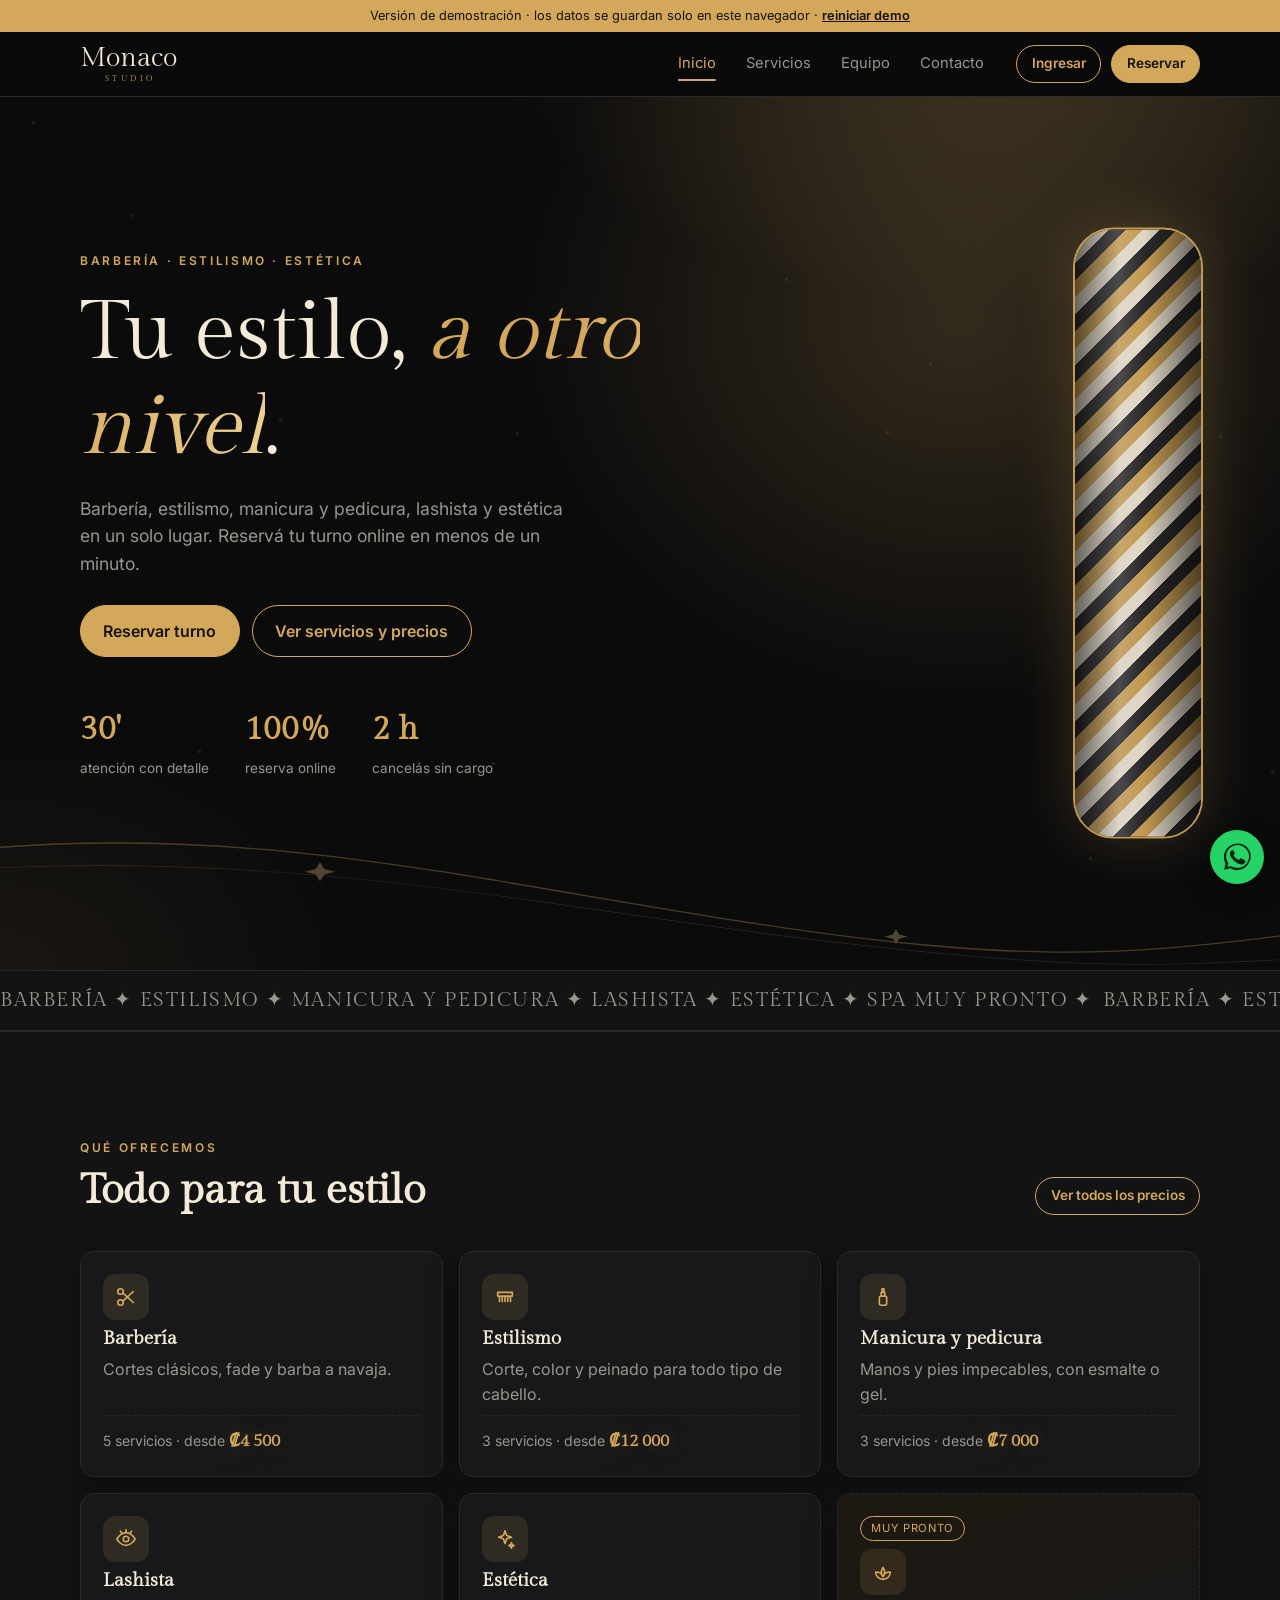
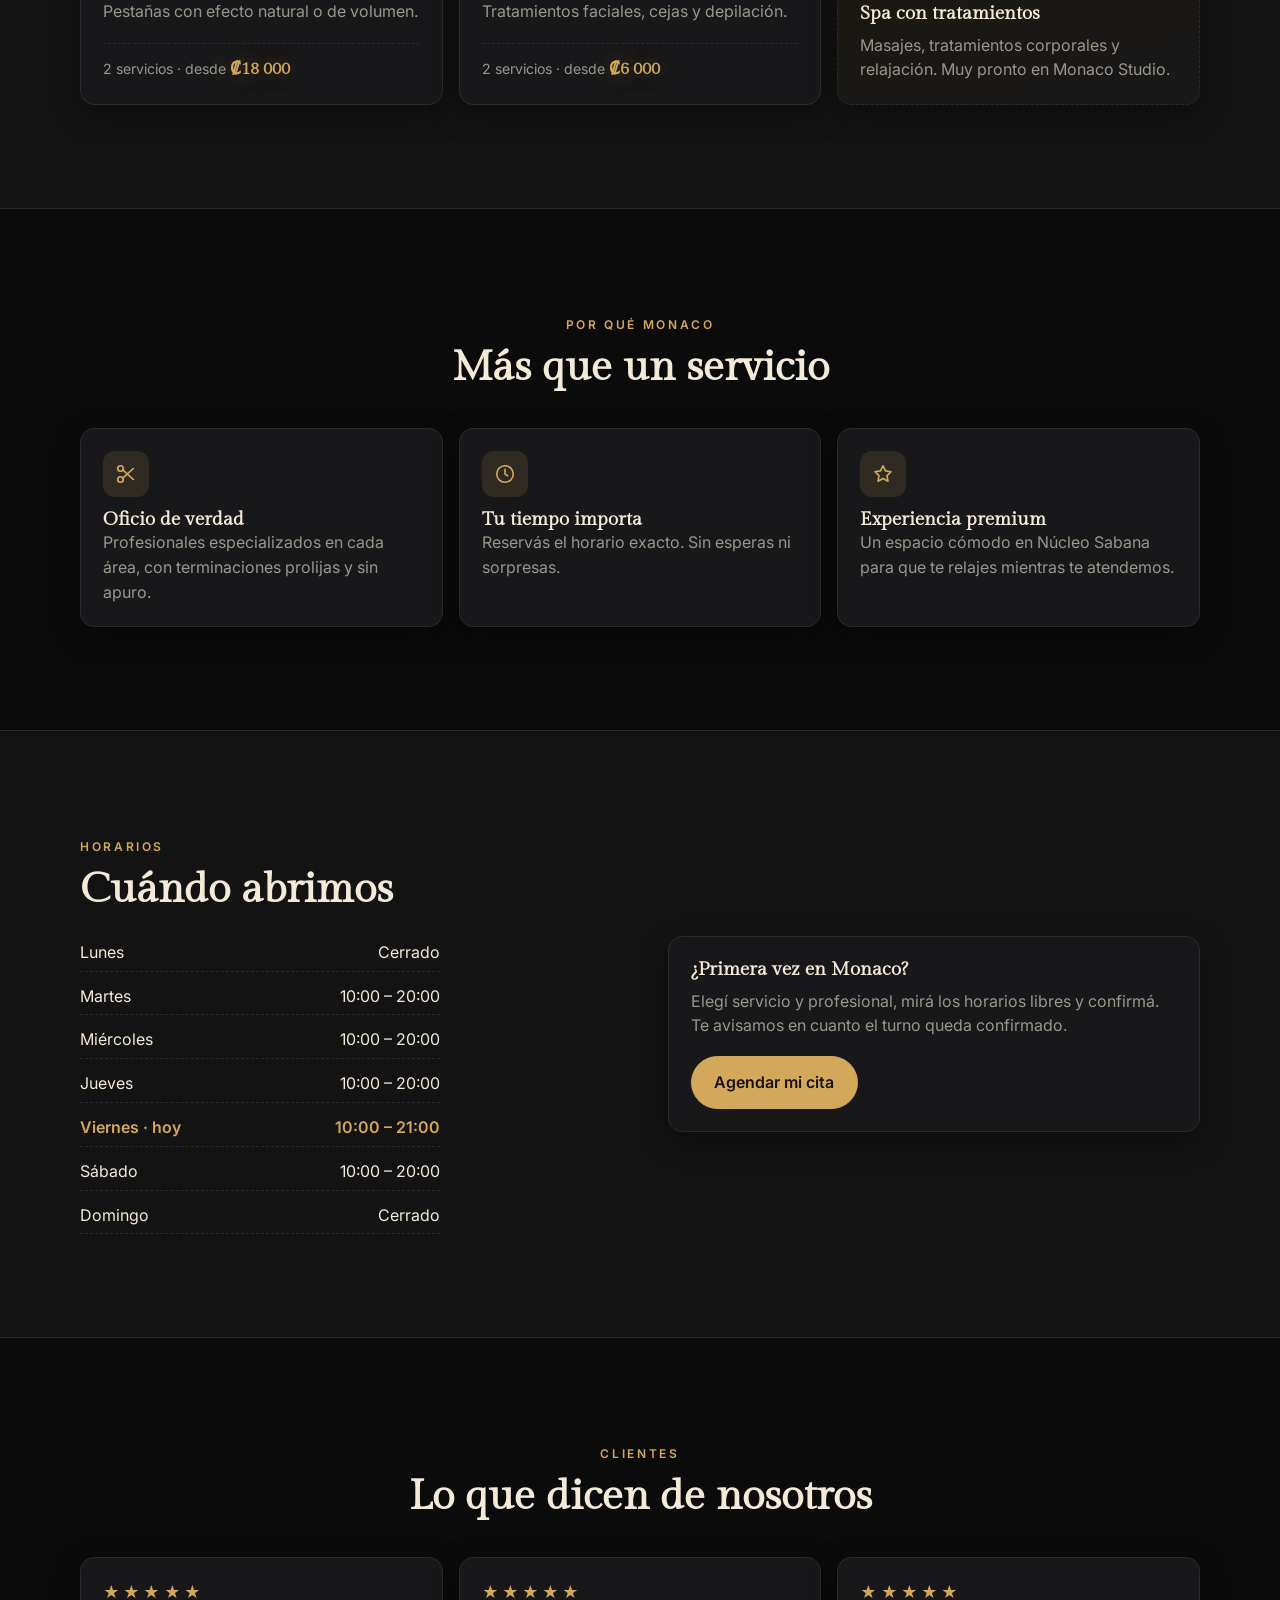
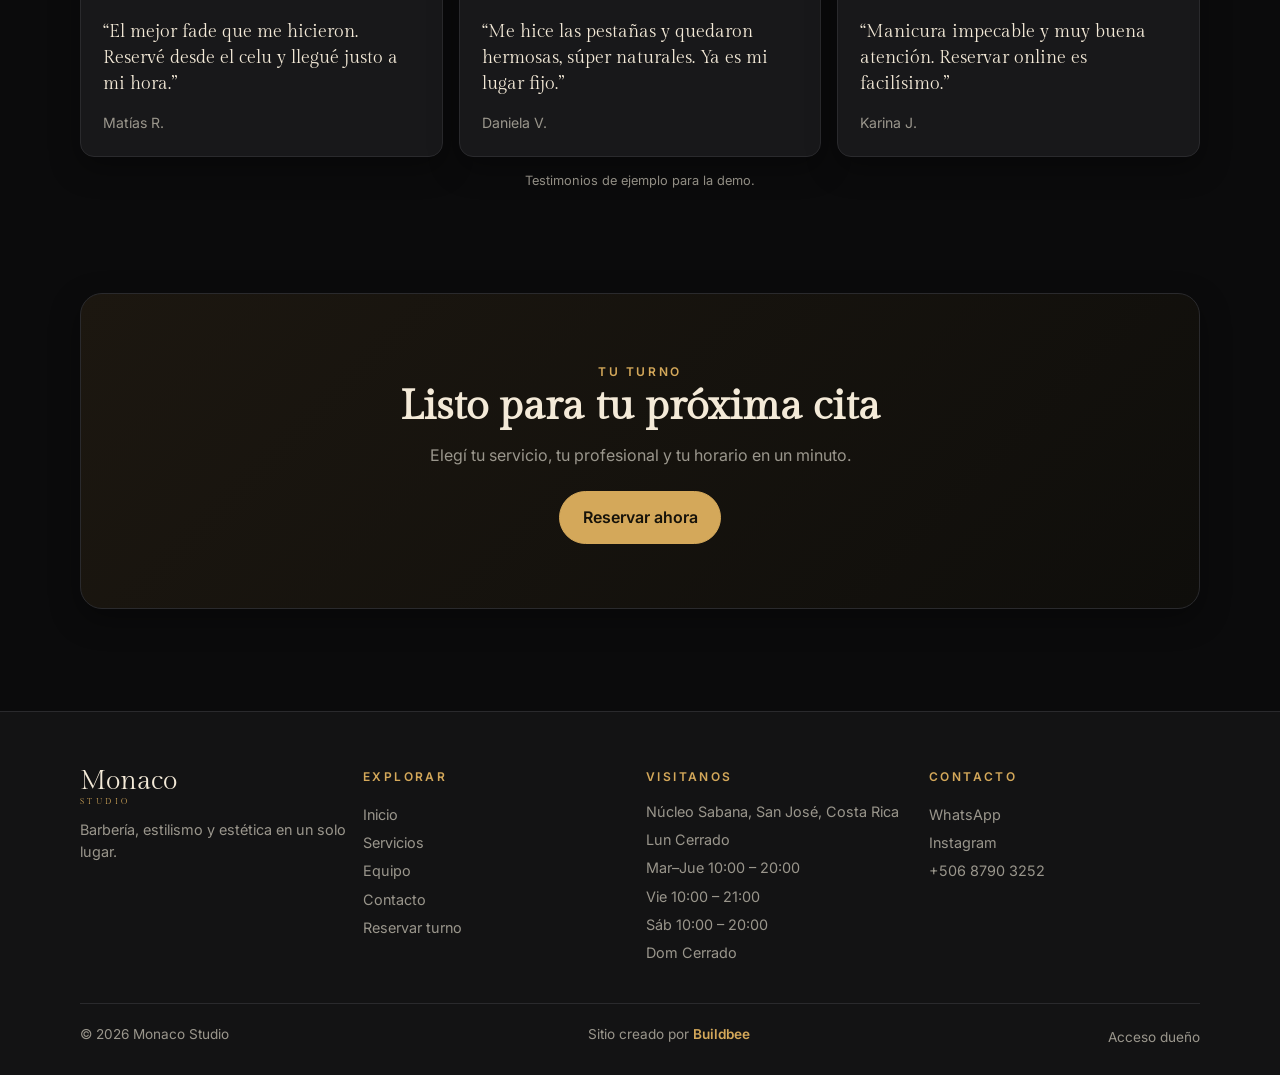
<file: index.html>
<!doctype html>
<html lang="es">
<head>
<meta charset="utf-8">
<meta name="viewport" content="width=device-width,initial-scale=1">
<title>Monaco Studio · Barbería, estilismo y estética</title>
<meta name="description" content="Monaco Studio en Núcleo Sabana: barbería, estilismo, manicura y pedicura, lashista y estética. Reservá tu turno online.">
<meta name="theme-color" content="#0b0b0c">
<link rel="manifest" href="manifest.json">
<link rel="icon" href="icon.svg" type="image/svg+xml">
<link rel="preconnect" href="https://fonts.googleapis.com"><link rel="preconnect" href="https://fonts.gstatic.com" crossorigin>
<link href="https://fonts.googleapis.com/css2?family=Gilda+Display&family=Inter:wght@400;500;600&family=Playfair+Display:ital,wght@0,700;1,700&display=swap" rel="stylesheet">
<link rel="stylesheet" href="css/styles.css">
</head>
<body>
<main id="main">

  <section class="hero">
    <div class="wrap">
      <span class="eyebrow">Barbería · Estilismo · Estética</span>
      <h1>Tu estilo, <em>a otro nivel</em>.</h1>
      <p class="lead">Barbería, estilismo, manicura y pedicura, lashista y estética en un solo lugar. Reservá tu turno online en menos de un minuto.</p>
      <div class="cta"><a class="btn shine" href="citas.html">Reservar turno</a><a class="btn ghost" href="servicios.html">Ver servicios y precios</a></div>
      <div class="stats"><div><b>30'</b><span>atención con detalle</span></div><div><b>100%</b><span>reserva online</span></div><div><b>2 h</b><span>cancelás sin cargo</span></div></div>
    </div>
    <div class="pole" aria-hidden="true"><div class="stripes"></div></div>
    <svg class="swoosh" viewBox="0 0 1200 220" preserveAspectRatio="none" aria-hidden="true"><path class="draw" pathLength="1" d="M0 40C250 10 450 90 700 150S1050 200 1200 170" fill="none" stroke="#d4a85a" stroke-width="2"/><path class="draw d2" pathLength="1" d="M0 70C300 50 520 130 760 175S1080 215 1200 205" fill="none" stroke="#d4a85a" stroke-width="1" opacity=".6"/><g class="tw" fill="#ecd08e"><path d="M300 62l4 10 10 4-10 4-4 10-4-10-10-4 10-4z"/><path d="M840 160l3 8 8 3-8 3-3 8-3-8-8-3 8-3z"/></g></svg>
  </section>

  <div class="marquee" aria-hidden="true"><div class="track"><span>Barbería ✦ Estilismo ✦ Manicura y pedicura ✦ Lashista ✦ Estética ✦ Spa muy pronto ✦ </span><span>Barbería ✦ Estilismo ✦ Manicura y pedicura ✦ Lashista ✦ Estética ✦ Spa muy pronto ✦ </span></div></div>

  <section class="alt"><div class="wrap">
    <div class="sec-head" style="display:flex;justify-content:space-between;align-items:end;gap:16px;flex-wrap:wrap"><div><span class="eyebrow">Qué ofrecemos</span><h2>Todo para tu estilo</h2></div><a class="btn ghost sm" href="servicios.html">Ver todos los precios</a></div>
    <div class="grid cats" id="catGrid" aria-live="polite"></div>
  </div></section>

  <section><div class="wrap">
    <div class="sec-head center"><span class="eyebrow">Por qué Monaco</span><h2>Más que un servicio</h2></div>
    <div class="feat">
      <div class="card"><div class="ic" data-ic="scissors"></div><h3>Oficio de verdad</h3><p class="muted">Profesionales especializados en cada área, con terminaciones prolijas y sin apuro.</p></div>
      <div class="card"><div class="ic" data-ic="clock"></div><h3>Tu tiempo importa</h3><p class="muted">Reservás el horario exacto. Sin esperas ni sorpresas.</p></div>
      <div class="card"><div class="ic" data-ic="star"></div><h3>Experiencia premium</h3><p class="muted">Un espacio cómodo en Núcleo Sabana para que te relajes mientras te atendemos.</p></div>
    </div>
  </div></section>

  <section class="alt"><div class="wrap split">
    <div><span class="eyebrow">Horarios</span><h2 style="margin:8px 0 20px">Cuándo abrimos</h2><div class="hours" id="hours"></div></div>
    <div class="card"><h3 style="margin-bottom:8px">¿Primera vez en Monaco?</h3><p class="muted" style="margin-bottom:18px">Elegí servicio y profesional, mirá los horarios libres y confirmá. Te avisamos en cuanto el turno queda confirmado.</p><a class="btn shine" href="citas.html">Agendar mi cita</a></div>
  </div></section>

  <section><div class="wrap">
    <div class="sec-head center"><span class="eyebrow">Clientes</span><h2>Lo que dicen de nosotros</h2></div>
    <div class="quotes">
      <figure class="card quote"><div class="stars" aria-label="5 estrellas">★★★★★</div><p>“El mejor fade que me hicieron. Reservé desde el celu y llegué justo a mi hora.”</p><cite>Matías R.</cite></figure>
      <figure class="card quote"><div class="stars" aria-label="5 estrellas">★★★★★</div><p>“Me hice las pestañas y quedaron hermosas, súper naturales. Ya es mi lugar fijo.”</p><cite>Daniela V.</cite></figure>
      <figure class="card quote"><div class="stars" aria-label="5 estrellas">★★★★★</div><p>“Manicura impecable y muy buena atención. Reservar online es facilísimo.”</p><cite>Karina J.</cite></figure>
    </div>
    <p class="muted center" style="margin-top:14px;font-size:.8rem">Testimonios de ejemplo para la demo.</p>
  </div></section>

  <section style="padding-top:0"><div class="wrap"><div class="band"><span class="eyebrow">Tu turno</span><h2>Listo para tu próxima cita</h2><p>Elegí tu servicio, tu profesional y tu horario en un minuto.</p><a class="btn shine" href="citas.html">Reservar ahora</a></div></div></section>

</main>
<script src="js/data.js"></script>
<script src="js/shared.js"></script>
<script src="js/home.js"></script>
</body>
</html>
</file>
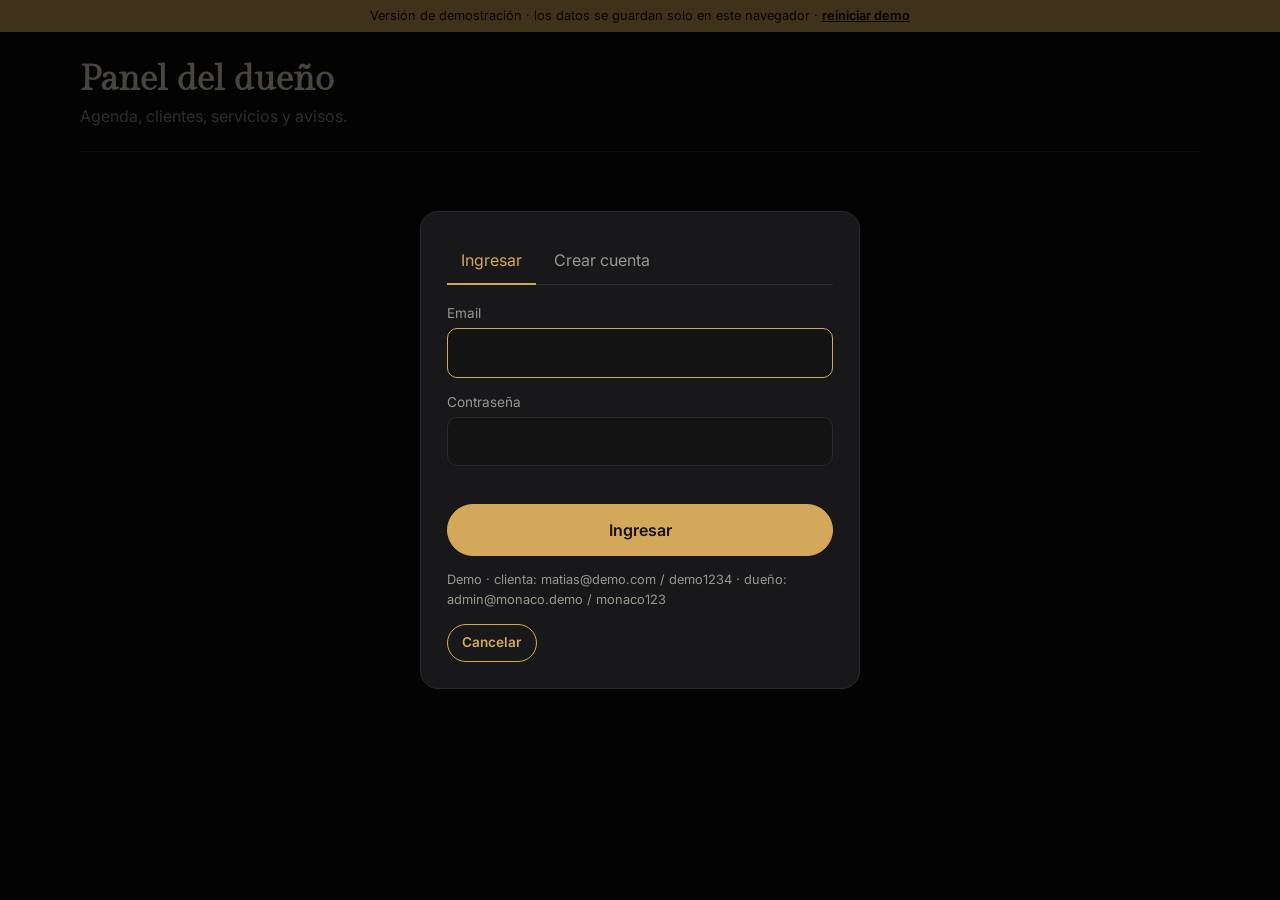
<file: admin.html>
<!doctype html>
<html lang="es"><head><meta charset="utf-8"><meta name="viewport" content="width=device-width,initial-scale=1">
<title>Panel · Monaco Studio</title><meta name="robots" content="noindex"><meta name="theme-color" content="#0b0b0c">
<link rel="icon" href="icon.svg" type="image/svg+xml">
<link href="https://fonts.googleapis.com/css2?family=Inter:wght@400;500;600&family=Gilda+Display&family=Playfair+Display:ital,wght@0,700;1,700&display=swap" rel="stylesheet">
<link rel="stylesheet" href="css/styles.css"></head>
<body><main class="panel wrap"><h1>Panel del dueño</h1><p class="muted">Agenda, clientes, servicios y avisos.</p>
<div class="tabbar" id="bar"></div><div id="pane"></div></main>
<script src="js/data.js"></script><script src="js/shared.js"></script><script src="js/admin.js"></script></body></html>
</file>
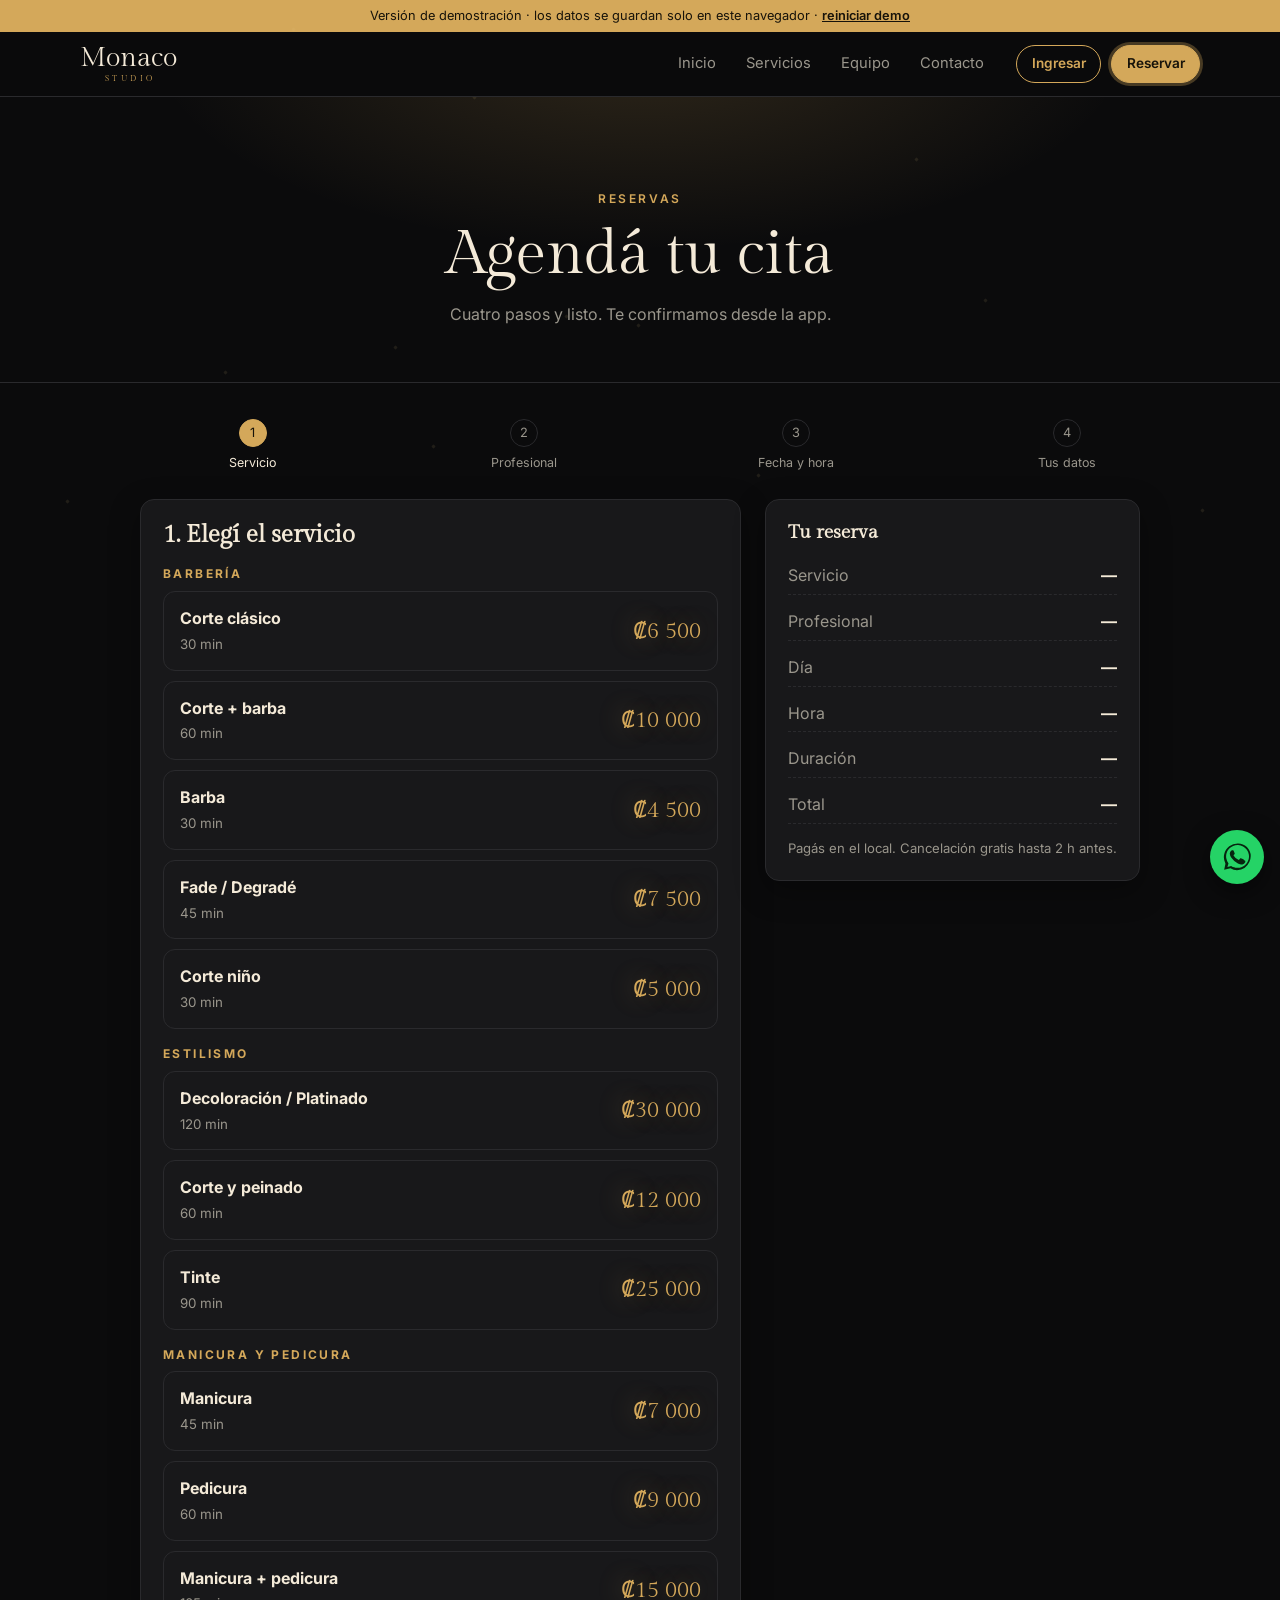
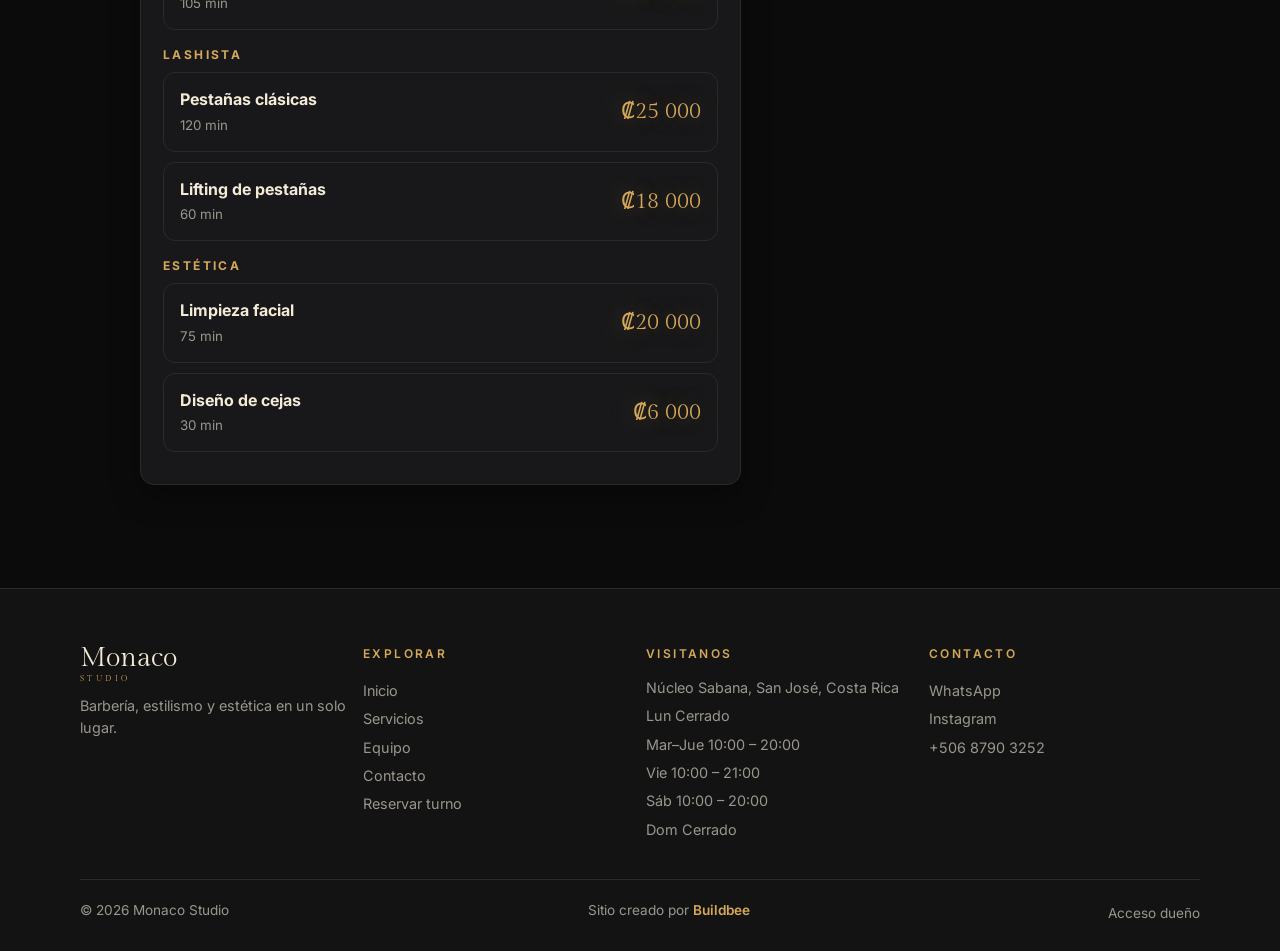
<file: citas.html>
<!doctype html>
<html lang="es">
<head>
<meta charset="utf-8">
<meta name="viewport" content="width=device-width,initial-scale=1">
<title>Agendar cita · Monaco Studio</title>
<meta name="description" content="Reservá tu turno online: elegí servicio, profesional, día y hora.">
<meta name="theme-color" content="#0b0b0c">
<link rel="manifest" href="manifest.json">
<link rel="icon" href="icon.svg" type="image/svg+xml">
<link rel="preconnect" href="https://fonts.googleapis.com"><link rel="preconnect" href="https://fonts.gstatic.com" crossorigin>
<link href="https://fonts.googleapis.com/css2?family=Gilda+Display&family=Inter:wght@400;500;600&family=Playfair+Display:ital,wght@0,700;1,700&display=swap" rel="stylesheet">
<link rel="stylesheet" href="css/styles.css">
</head>
<body>
<main id="main">

  <header class="page-hero"><div class="wrap"><span class="eyebrow">Reservas</span><h1>Agendá tu cita</h1><p>Cuatro pasos y listo. Te confirmamos desde la app.</p></div></header>
  <section style="padding-top:36px"><div class="wrap">
    <ol class="stepper" id="stepper" aria-label="Pasos de la reserva"></ol>
    <div class="book"><div class="card" id="wiz" aria-live="polite"></div><aside class="card" id="sum"></aside></div>
  </div></section>

</main>
<script src="js/data.js"></script>
<script src="js/shared.js"></script>
<script src="js/citas.js"></script>
</body>
</html>
</file>
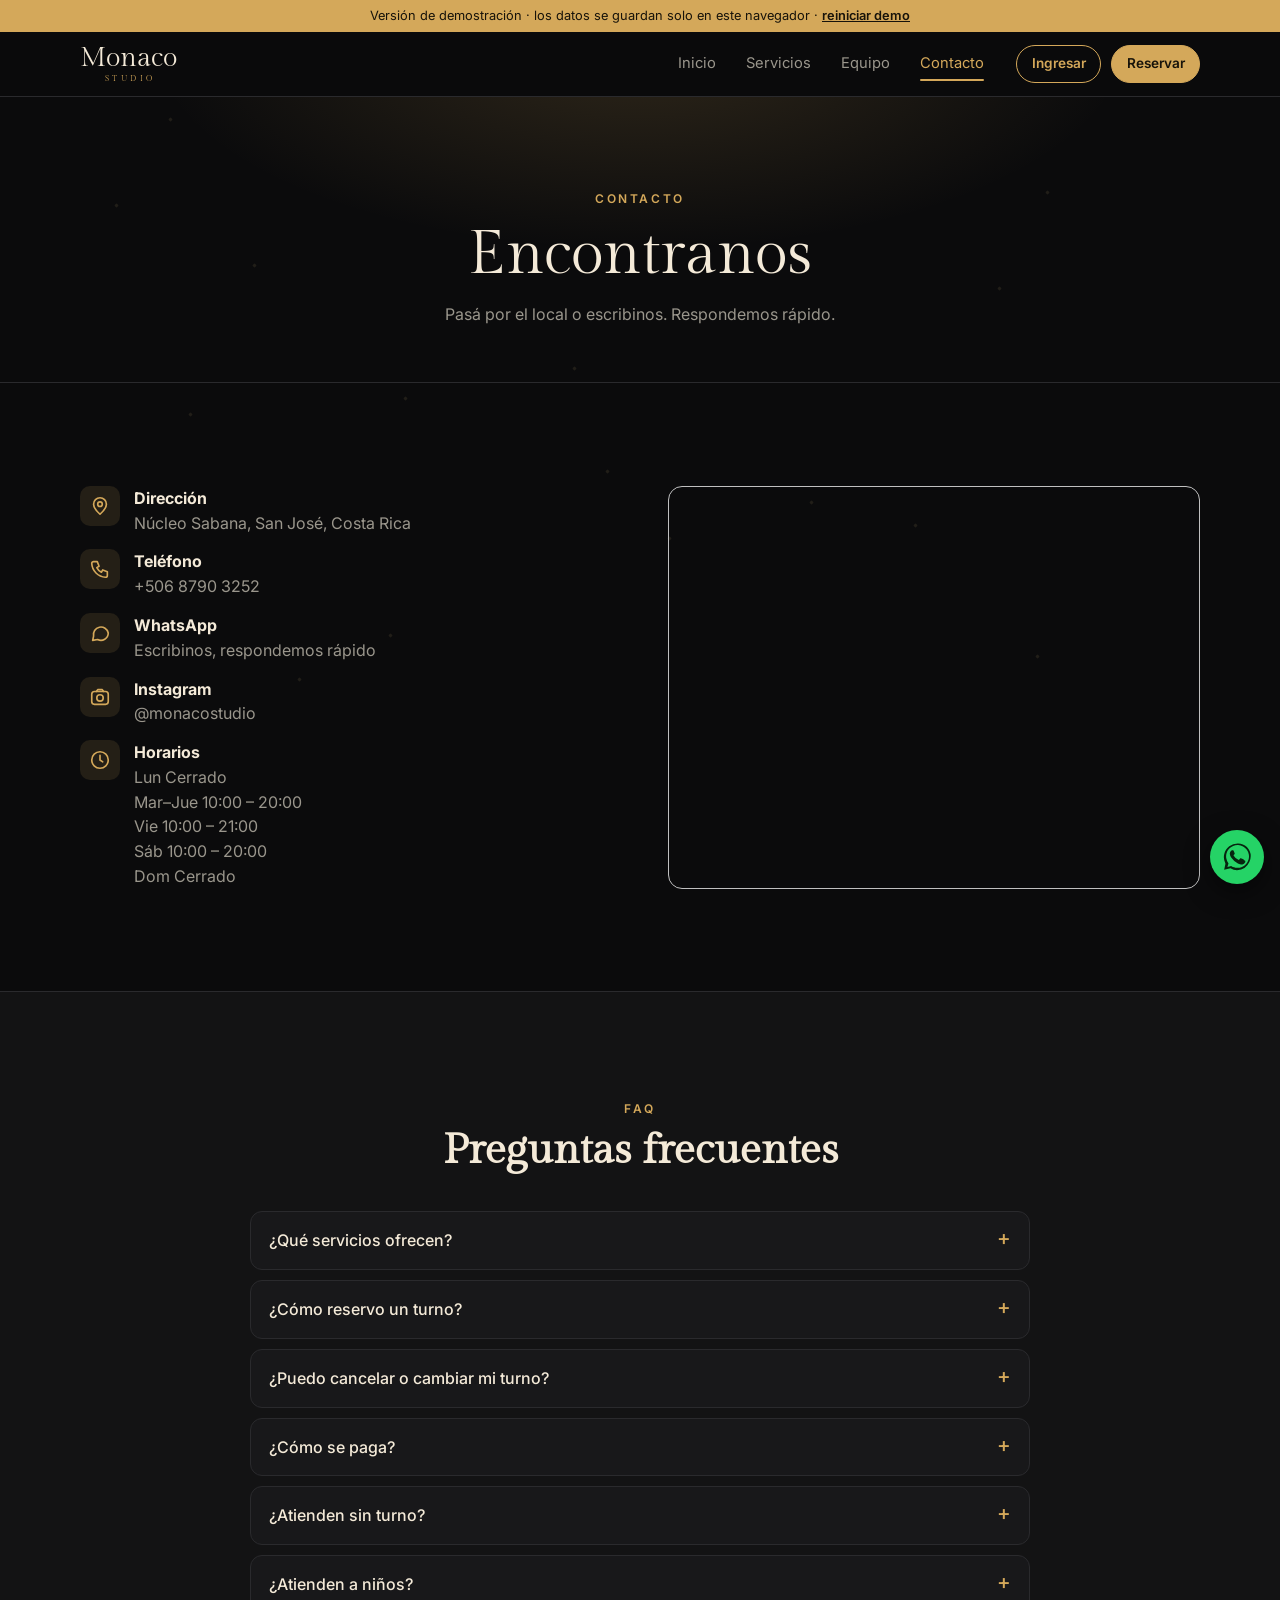
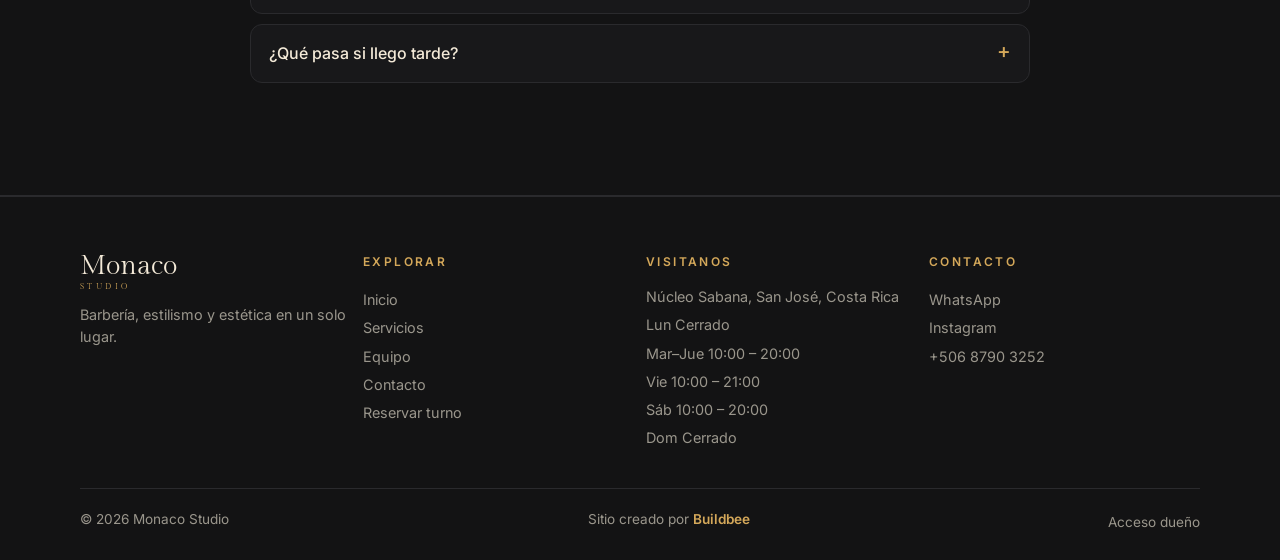
<file: contacto.html>
<!doctype html>
<html lang="es">
<head>
<meta charset="utf-8">
<meta name="viewport" content="width=device-width,initial-scale=1">
<title>Contacto y ubicación · Monaco Studio</title>
<meta name="description" content="Núcleo Sabana: dirección, mapa, teléfono, WhatsApp, redes y preguntas frecuentes de Monaco Studio.">
<meta name="theme-color" content="#0b0b0c">
<link rel="manifest" href="manifest.json">
<link rel="icon" href="icon.svg" type="image/svg+xml">
<link rel="preconnect" href="https://fonts.googleapis.com"><link rel="preconnect" href="https://fonts.gstatic.com" crossorigin>
<link href="https://fonts.googleapis.com/css2?family=Gilda+Display&family=Inter:wght@400;500;600&family=Playfair+Display:ital,wght@0,700;1,700&display=swap" rel="stylesheet">
<link rel="stylesheet" href="css/styles.css">
</head>
<body>
<main id="main">

  <header class="page-hero"><div class="wrap"><span class="eyebrow">Contacto</span><h1>Encontranos</h1><p>Pasá por el local o escribinos. Respondemos rápido.</p></div></header>
  <section><div class="wrap split" style="align-items:stretch">
    <div class="info-list" id="info"></div>
    <iframe class="map" id="map" title="Mapa de ubicación de Monaco Studio" loading="lazy" referrerpolicy="no-referrer"></iframe>
  </div></section>
  <section class="alt"><div class="wrap" style="max-width:780px">
    <div class="sec-head center"><span class="eyebrow">FAQ</span><h2>Preguntas frecuentes</h2></div>
    <div id="faq"></div>
  </div></section>

</main>
<script src="js/data.js"></script>
<script src="js/shared.js"></script>
<script src="js/contacto.js"></script>
</body>
</html>
</file>
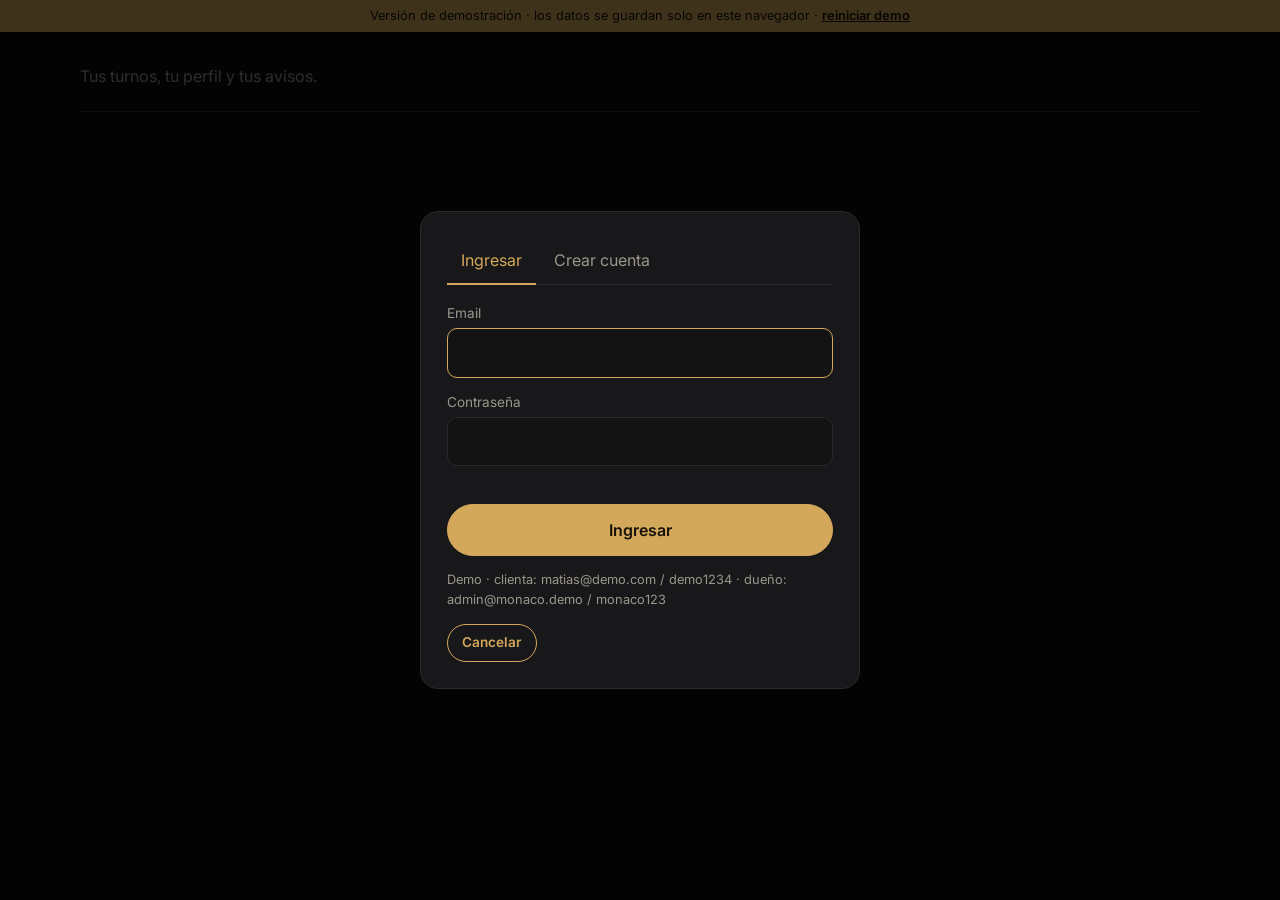
<file: cuenta.html>
<!doctype html>
<html lang="es"><head><meta charset="utf-8"><meta name="viewport" content="width=device-width,initial-scale=1">
<title>Mi cuenta · Monaco Studio</title><meta name="theme-color" content="#0b0b0c">
<link rel="manifest" href="manifest.json"><link rel="icon" href="icon.svg" type="image/svg+xml">
<link href="https://fonts.googleapis.com/css2?family=Inter:wght@400;500;600&family=Gilda+Display&family=Playfair+Display:ital,wght@0,700;1,700&display=swap" rel="stylesheet">
<link rel="stylesheet" href="css/styles.css"></head>
<body><main class="panel wrap"><h1 id="hi"></h1><p class="muted">Tus turnos, tu perfil y tus avisos.</p>
<div class="tabbar" id="bar" role="tablist"></div><div id="pane"></div></main>
<script src="js/data.js"></script><script src="js/shared.js"></script><script src="js/cuenta.js"></script></body></html>
</file>
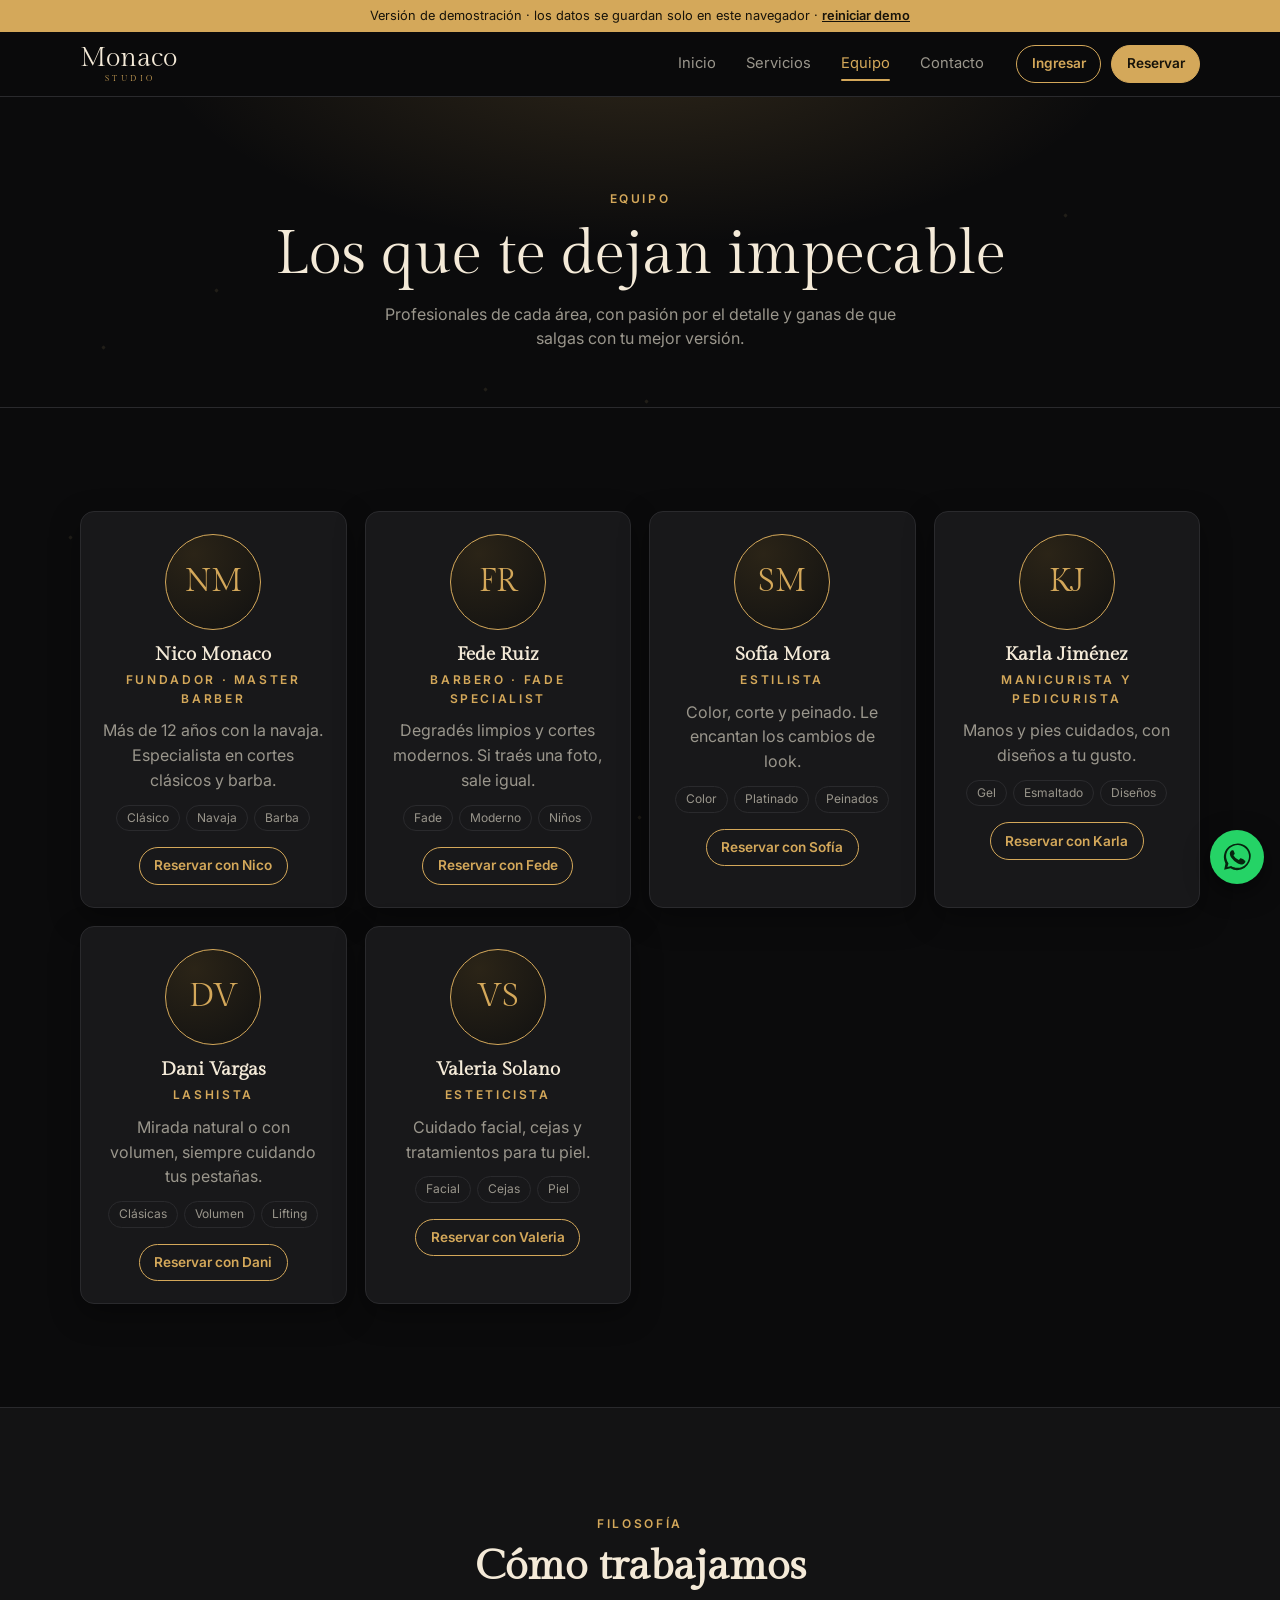
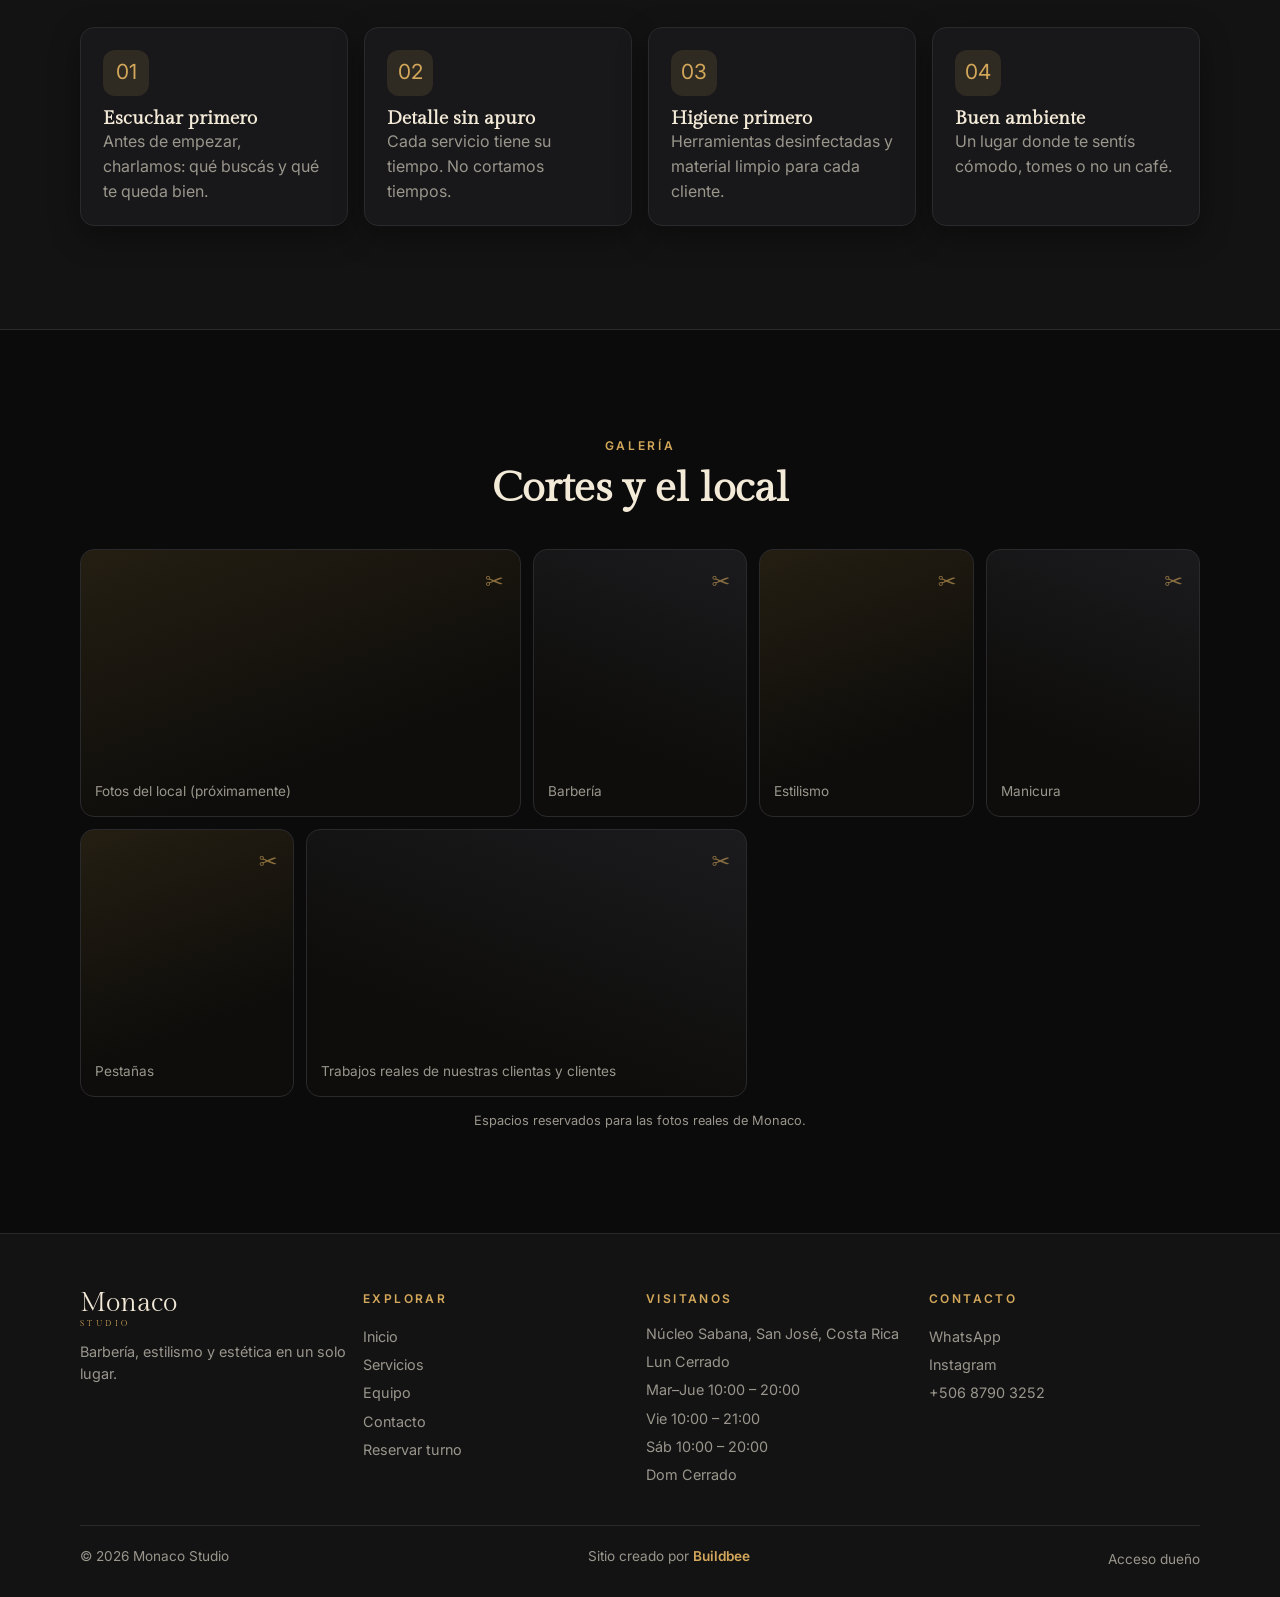
<file: equipo.html>
<!doctype html>
<html lang="es">
<head>
<meta charset="utf-8">
<meta name="viewport" content="width=device-width,initial-scale=1">
<title>Equipo y nosotros · Monaco Studio</title>
<meta name="description" content="Conocé al equipo de Monaco Studio, la filosofía del local y nuestra galería.">
<meta name="theme-color" content="#0b0b0c">
<link rel="manifest" href="manifest.json">
<link rel="icon" href="icon.svg" type="image/svg+xml">
<link rel="preconnect" href="https://fonts.googleapis.com"><link rel="preconnect" href="https://fonts.gstatic.com" crossorigin>
<link href="https://fonts.googleapis.com/css2?family=Gilda+Display&family=Inter:wght@400;500;600&family=Playfair+Display:ital,wght@0,700;1,700&display=swap" rel="stylesheet">
<link rel="stylesheet" href="css/styles.css">
</head>
<body>
<main id="main">

  <header class="page-hero"><div class="wrap"><span class="eyebrow">Equipo</span><h1>Los que te dejan impecable</h1><p>Profesionales de cada área, con pasión por el detalle y ganas de que salgas con tu mejor versión.</p></div></header>
  <section><div class="wrap"><div class="team" id="team"></div></div></section>
  <section class="alt"><div class="wrap">
    <div class="sec-head center"><span class="eyebrow">Filosofía</span><h2>Cómo trabajamos</h2></div>
    <div class="feat">
      <div class="card"><div class="ic">01</div><h3>Escuchar primero</h3><p class="muted">Antes de empezar, charlamos: qué buscás y qué te queda bien.</p></div>
      <div class="card"><div class="ic">02</div><h3>Detalle sin apuro</h3><p class="muted">Cada servicio tiene su tiempo. No cortamos tiempos.</p></div>
      <div class="card"><div class="ic">03</div><h3>Higiene primero</h3><p class="muted">Herramientas desinfectadas y material limpio para cada cliente.</p></div>
      <div class="card"><div class="ic">04</div><h3>Buen ambiente</h3><p class="muted">Un lugar donde te sentís cómodo, tomes o no un café.</p></div>
    </div>
  </div></section>
  <section><div class="wrap">
    <div class="sec-head center"><span class="eyebrow">Galería</span><h2>Cortes y el local</h2></div>
    <div class="gallery">
      <div class="shot wide">Fotos del local (próximamente)</div><div class="shot">Barbería</div><div class="shot">Estilismo</div>
      <div class="shot">Manicura</div><div class="shot">Pestañas</div><div class="shot wide">Trabajos reales de nuestras clientas y clientes</div>
    </div>
    <p class="muted center" style="margin-top:14px;font-size:.8rem">Espacios reservados para las fotos reales de Monaco.</p>
  </div></section>

</main>
<script src="js/data.js"></script>
<script src="js/shared.js"></script>
<script src="js/equipo.js"></script>
</body>
</html>
</file>
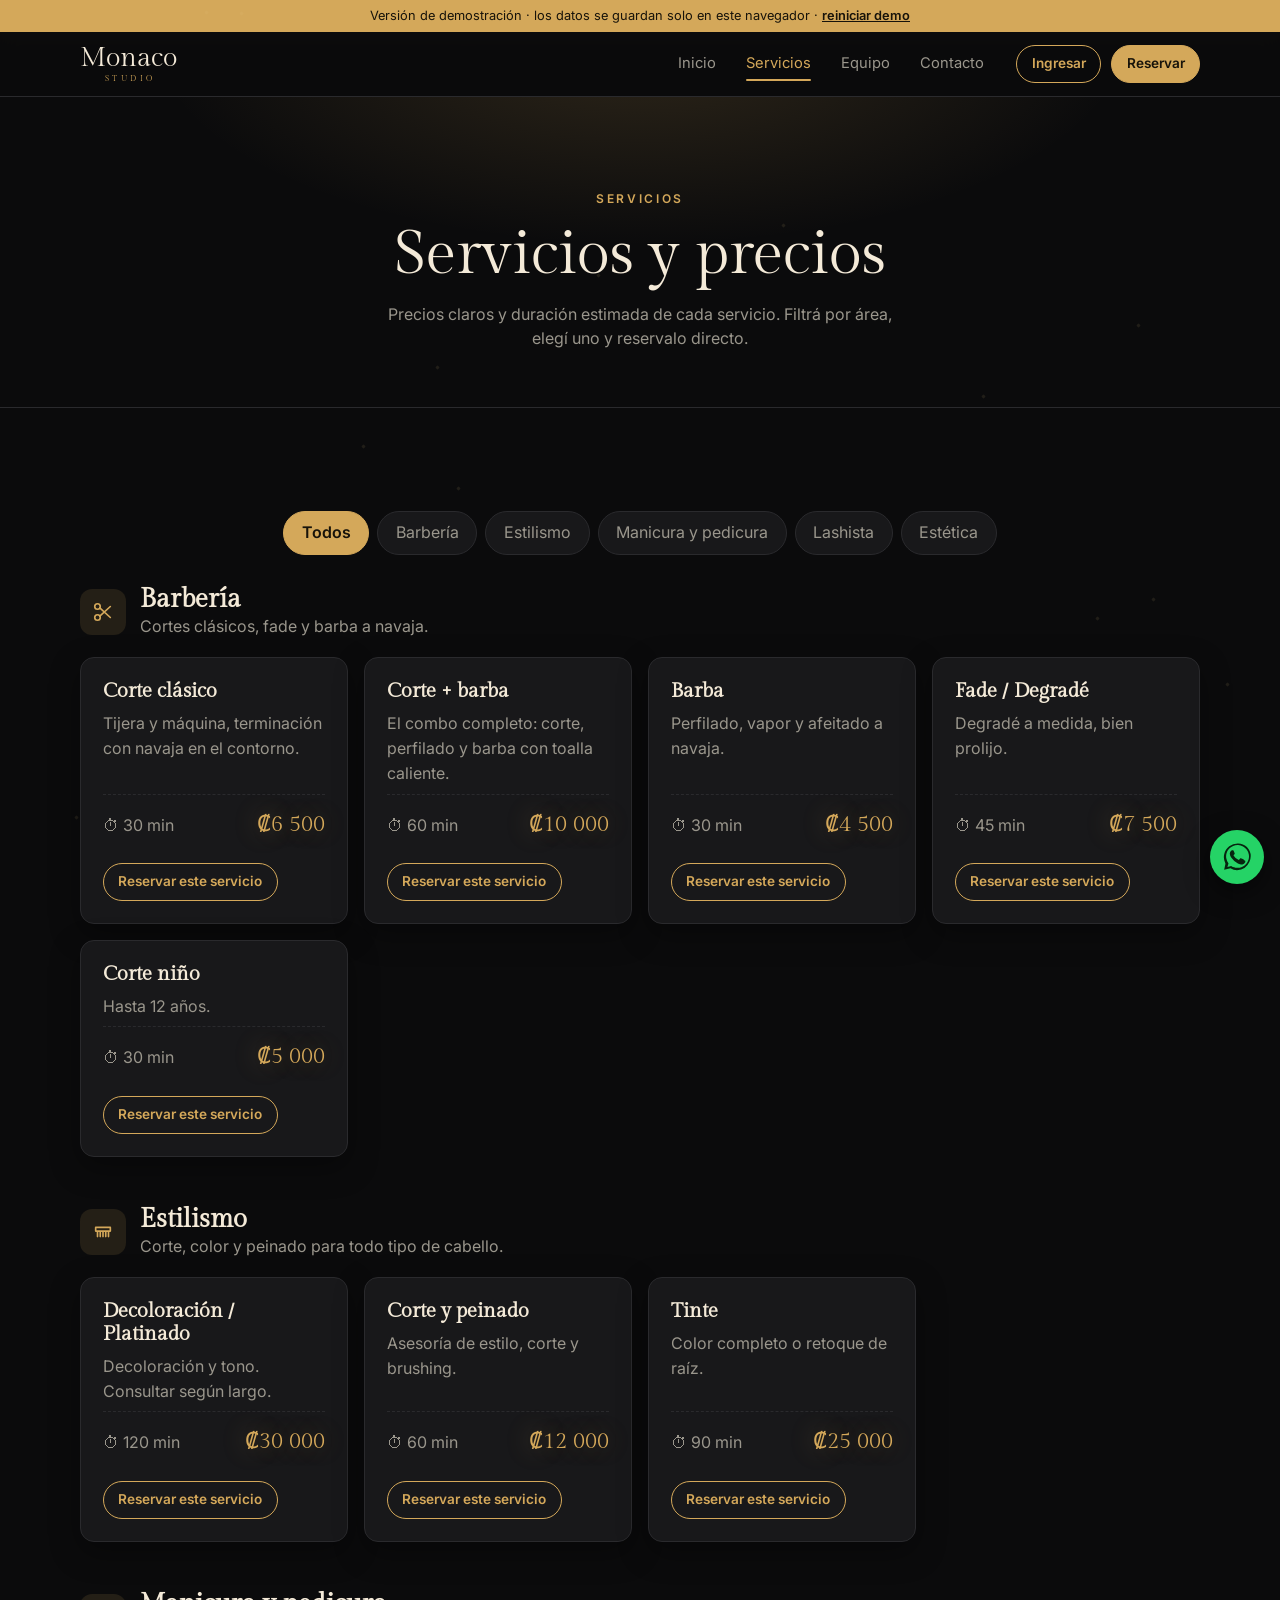
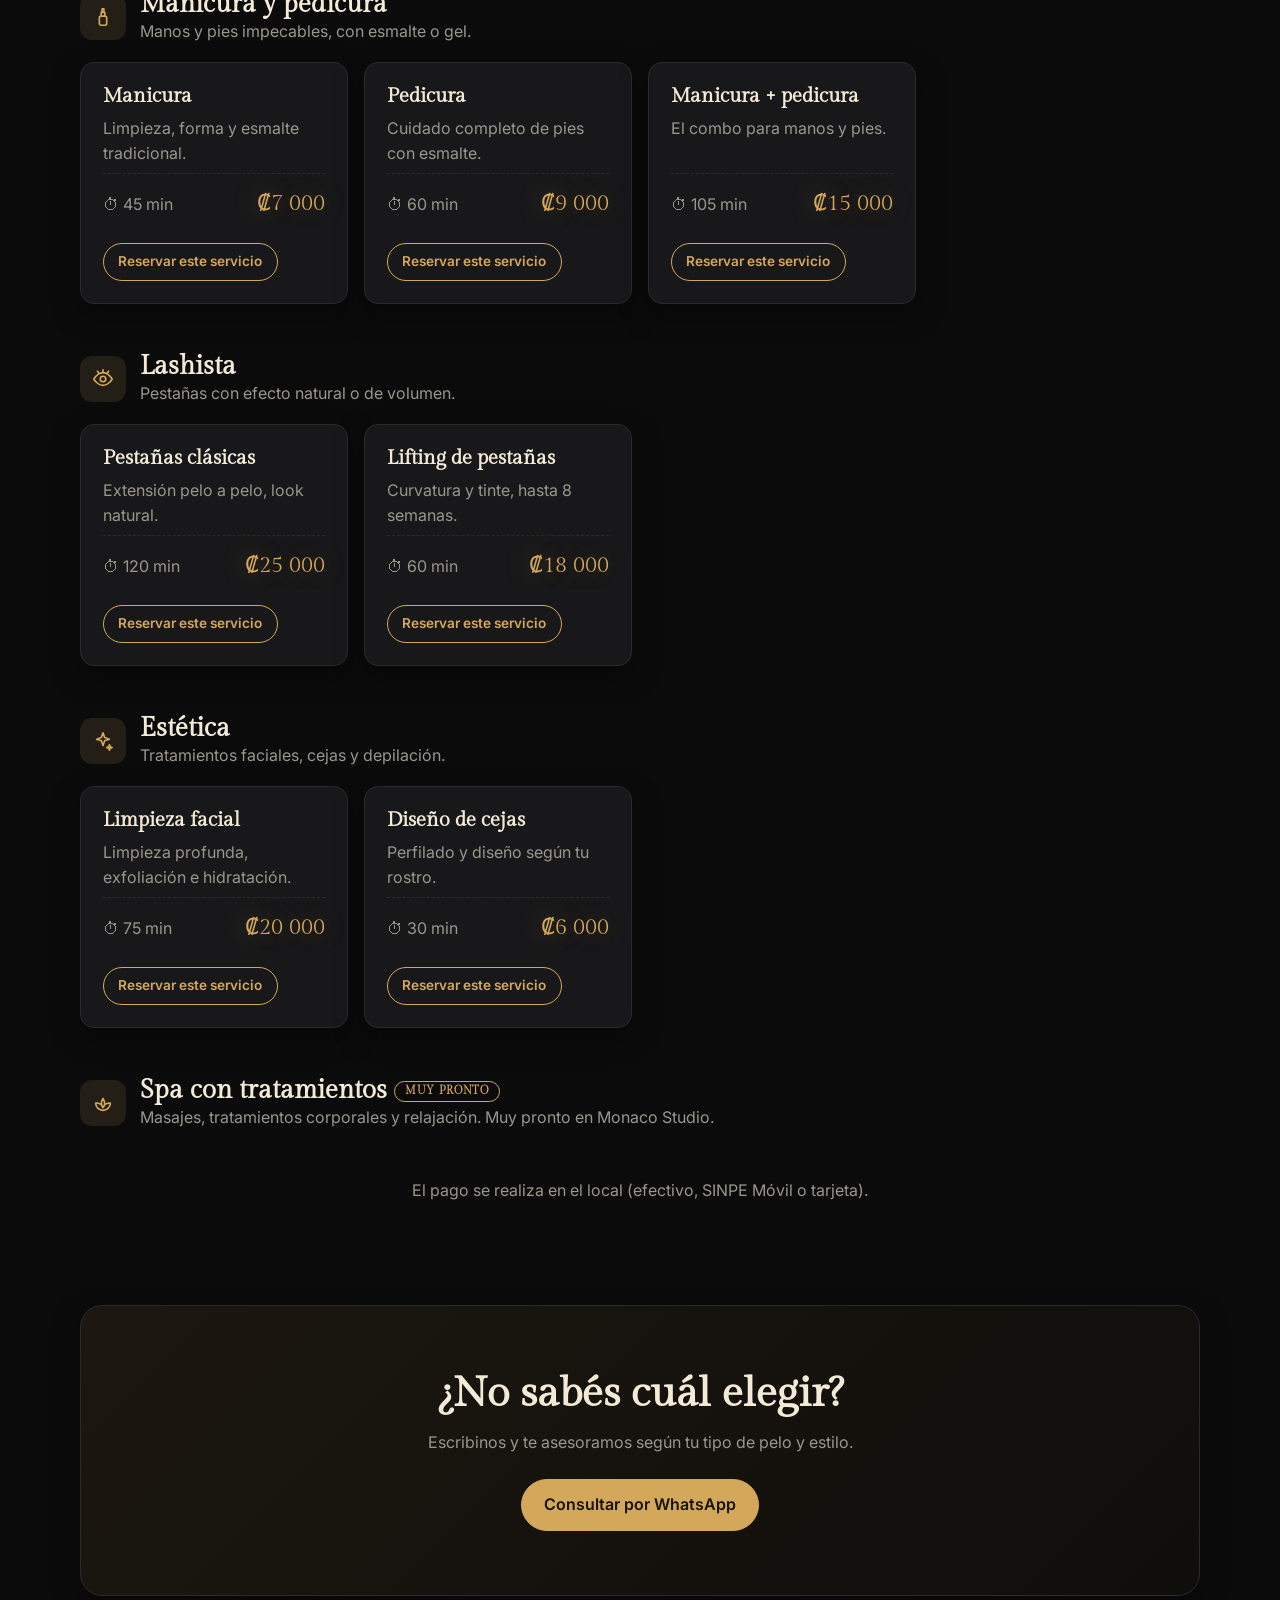
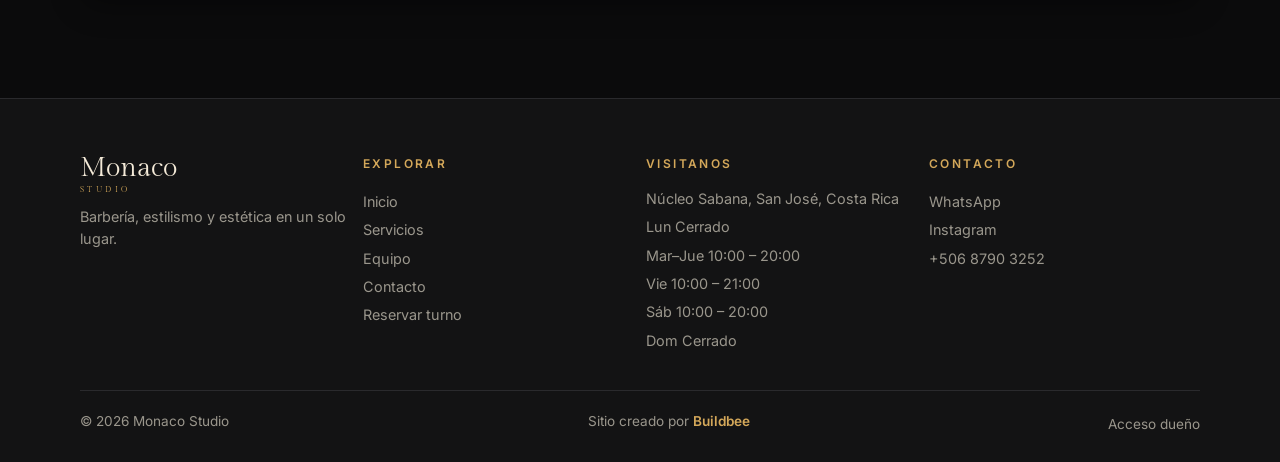
<file: servicios.html>
<!doctype html>
<html lang="es">
<head>
<meta charset="utf-8">
<meta name="viewport" content="width=device-width,initial-scale=1">
<title>Servicios y precios · Monaco Studio</title>
<meta name="description" content="Barbería, estilismo, manicura y pedicura, lashista y estética. Mirá precios y duración y reservá online.">
<meta name="theme-color" content="#0b0b0c">
<link rel="manifest" href="manifest.json">
<link rel="icon" href="icon.svg" type="image/svg+xml">
<link rel="preconnect" href="https://fonts.googleapis.com"><link rel="preconnect" href="https://fonts.gstatic.com" crossorigin>
<link href="https://fonts.googleapis.com/css2?family=Gilda+Display&family=Inter:wght@400;500;600&family=Playfair+Display:ital,wght@0,700;1,700&display=swap" rel="stylesheet">
<link rel="stylesheet" href="css/styles.css">
</head>
<body>
<main id="main">

  <header class="page-hero"><div class="wrap"><span class="eyebrow">Servicios</span><h1>Servicios y precios</h1><p>Precios claros y duración estimada de cada servicio. Filtrá por área, elegí uno y reservalo directo.</p></div></header>
  <section><div class="wrap">
    <div class="filters" id="filters" role="group" aria-label="Filtrar por área"></div>
    <div id="svcGrid" aria-live="polite"></div>
    <p class="muted center" style="margin-top:28px">El pago se realiza en el local (efectivo, SINPE Móvil o tarjeta).</p>
  </div></section>
  <section style="padding-top:0"><div class="wrap"><div class="band"><h2>¿No sabés cuál elegir?</h2><p>Escribinos y te asesoramos según tu tipo de pelo y estilo.</p><a class="btn" id="waBtn" target="_blank" rel="noopener">Consultar por WhatsApp</a></div></div></section>

</main>
<script src="js/data.js"></script>
<script src="js/shared.js"></script>
<script src="js/servicios.js"></script>
</body>
</html>
</file>
<file: css/styles.css>
:root{
  --bg:#0b0b0c; --bg2:#131314; --card:#18181a; --line:#2a2a2d;
  --text:#f4ead8; --muted:#9a968c; --gold:#d4a85a; --gold2:#ecd08e; --on-gold:#17130a;
  --ok:#5fb37c; --warn:#e0a63c; --bad:#d9625a; --radius:14px;
  --serif:'Gilda Display','Playfair Display',Georgia,serif; --sans:'Inter',system-ui,-apple-system,sans-serif;
}
*{box-sizing:border-box;margin:0}
html{scroll-behavior:smooth}
body{background:var(--bg);color:var(--text);font:16px/1.55 var(--sans);-webkit-font-smoothing:antialiased}
a{color:inherit;text-decoration:none}
img,svg{max-width:100%}
button,input,select,textarea{font:inherit;color:inherit}
.wrap{width:min(1120px,100% - 32px);margin-inline:auto}
h1,h2,h3{font-family:var(--serif);font-weight:700;line-height:1.15}
h2{font-size:clamp(1.8rem,4vw,2.6rem)}
.eyebrow{color:var(--gold);letter-spacing:.22em;text-transform:uppercase;font-size:.75rem;font-weight:600}
.muted{color:var(--muted)}
.btn{display:inline-flex;align-items:center;justify-content:center;gap:.5rem;padding:.8rem 1.4rem;border-radius:999px;border:1px solid var(--gold);background:var(--gold);color:var(--on-gold);font-weight:600;cursor:pointer;transition:.2s}
.btn:hover{background:var(--gold2);border-color:var(--gold2)}
.btn.ghost{background:transparent;color:var(--gold)}
.btn.ghost:hover{background:rgba(212,168,90,.12)}
.btn.sm{padding:.45rem .9rem;font-size:.85rem}
.btn.danger{background:transparent;border-color:var(--bad);color:var(--bad)}
.btn[disabled]{opacity:.45;cursor:not-allowed}
:focus-visible{outline:2px solid var(--gold2);outline-offset:2px}

/* nav */
.nav{position:sticky;top:0;z-index:50;background:rgba(11,11,12,.85);backdrop-filter:blur(10px);border-bottom:1px solid var(--line)}
.nav .wrap{display:flex;align-items:center;justify-content:space-between;height:64px;gap:16px}
.logo{font-family:var(--serif);font-size:1.5rem;letter-spacing:.18em;font-weight:700}
.logo b{color:var(--gold)}
.nav nav{display:flex;gap:22px;align-items:center}
.nav nav a.link{color:var(--muted);font-size:.92rem}
.nav nav a.link:hover{color:var(--text)}

/* hero */
.hero{position:relative;padding:clamp(72px,14vw,150px) 0 clamp(64px,10vw,110px);overflow:hidden;
  background:radial-gradient(900px 500px at 80% -10%,rgba(212,168,90,.22),transparent 60%),radial-gradient(600px 400px at 0% 100%,rgba(212,168,90,.08),transparent 60%)}
.hero h1{font-size:clamp(2.6rem,8vw,5.2rem);max-width:14ch;margin:14px 0 18px}
.hero h1 em{color:var(--gold);font-style:italic}
.hero p.lead{max-width:46ch;color:var(--muted);font-size:1.1rem;margin-bottom:28px}
.hero .cta{display:flex;gap:12px;flex-wrap:wrap}
.hero .pole{position:absolute;right:6%;top:50%;transform:translateY(-50%);width:clamp(70px,12vw,130px);height:70%;opacity:.9;display:none}
@media(min-width:900px){.hero .pole{display:block}}
.stats{display:flex;gap:36px;margin-top:48px;flex-wrap:wrap}
.stats b{font-family:var(--serif);font-size:2rem;color:var(--gold);display:block}
.stats span{color:var(--muted);font-size:.85rem}

section{padding:clamp(56px,9vw,96px) 0}
.sec-head{margin-bottom:36px}
.sec-head h2{margin-top:8px}
.grid{display:grid;gap:16px;grid-template-columns:repeat(auto-fill,minmax(260px,1fr))}
.card{background:var(--card);border:1px solid var(--line);border-radius:var(--radius);padding:22px}
.svc{display:flex;flex-direction:column;gap:8px;transition:.2s}
.svc:hover{border-color:var(--gold);transform:translateY(-3px)}
.svc h3{font-size:1.25rem}
.svc .meta{margin-top:auto;display:flex;justify-content:space-between;align-items:baseline;padding-top:12px;border-top:1px dashed var(--line)}
.price{font-family:var(--serif);font-size:1.4rem;color:var(--gold)}
.alt{background:var(--bg2);border-block:1px solid var(--line)}
.steps{counter-reset:s;display:grid;gap:16px;grid-template-columns:repeat(auto-fit,minmax(220px,1fr))}
.steps .card::before{counter-increment:s;content:"0" counter(s);font-family:var(--serif);font-size:2.2rem;color:var(--gold);display:block;margin-bottom:6px}
.hours{display:grid;gap:6px;max-width:360px}
.hours div{display:flex;justify-content:space-between;border-bottom:1px dashed var(--line);padding:6px 0}
.hours .today{color:var(--gold);font-weight:600}
.contact{display:grid;gap:36px;grid-template-columns:repeat(auto-fit,minmax(280px,1fr))}
footer{padding:36px 0;border-top:1px solid var(--line);color:var(--muted);font-size:.9rem}
footer .wrap{display:flex;justify-content:space-between;gap:12px;flex-wrap:wrap}
.wa-float{position:fixed;right:16px;bottom:16px;z-index:40;background:#25d366;color:#07240f;width:54px;height:54px;border-radius:50%;display:grid;place-items:center;box-shadow:0 8px 24px rgba(0,0,0,.5)}

/* booking wizard */
.wizard{max-width:760px;margin-inline:auto}
.progress{display:flex;gap:6px;margin-bottom:22px}
.progress i{flex:1;height:4px;border-radius:4px;background:var(--line)}
.progress i.on{background:var(--gold)}
.opt{display:flex;justify-content:space-between;align-items:center;gap:12px;width:100%;text-align:left;background:var(--card);border:1px solid var(--line);border-radius:12px;padding:14px 16px;cursor:pointer;margin-bottom:10px;transition:.15s}
.opt:hover,.opt.sel{border-color:var(--gold);background:rgba(212,168,90,.08)}
.days{display:flex;gap:8px;overflow-x:auto;padding-bottom:8px;scroll-snap-type:x mandatory}
.day{flex:0 0 66px;scroll-snap-align:start;text-align:center;background:var(--card);border:1px solid var(--line);border-radius:12px;padding:10px 0;cursor:pointer}
.day small{display:block;color:var(--muted);text-transform:uppercase;font-size:.7rem;letter-spacing:.1em}
.day b{font-size:1.3rem;font-family:var(--serif)}
.day.sel{border-color:var(--gold);background:var(--gold);color:var(--on-gold)}
.day.sel small{color:var(--on-gold)}
.day[disabled]{opacity:.3;cursor:not-allowed}
.slots{display:grid;grid-template-columns:repeat(auto-fill,minmax(84px,1fr));gap:8px;margin-top:16px}
.slot{padding:10px 0;text-align:center;border:1px solid var(--line);border-radius:10px;background:var(--card);cursor:pointer}
.slot.sel{background:var(--gold);color:var(--on-gold);border-color:var(--gold)}
.slot[disabled]{opacity:.3;text-decoration:line-through;cursor:not-allowed}
.summary{display:grid;gap:8px}
.summary div{display:flex;justify-content:space-between;border-bottom:1px dashed var(--line);padding:6px 0}

/* forms */
label{display:block;font-size:.85rem;color:var(--muted);margin-bottom:4px}
input,select,textarea{width:100%;background:var(--bg2);border:1px solid var(--line);border-radius:10px;padding:.7rem .85rem}
input:focus,select:focus,textarea:focus{outline:none;border-color:var(--gold)}
.field{margin-bottom:14px}
.row2{display:grid;gap:12px;grid-template-columns:1fr 1fr}
@media(max-width:560px){.row2{grid-template-columns:1fr}}
.check{display:flex;gap:10px;align-items:center;color:var(--text);font-size:.95rem}
.check input{width:auto}

/* modal + toast */
.modal{position:fixed;inset:0;background:rgba(0,0,0,.7);display:none;place-items:center;z-index:100;padding:16px}
.modal.open{display:grid}
.modal .box{background:var(--card);border:1px solid var(--line);border-radius:18px;padding:26px;width:min(440px,100%);max-height:90vh;overflow:auto}
.tabs2{display:flex;gap:4px;margin-bottom:18px;border-bottom:1px solid var(--line)}
.tabs2 button{background:none;border:0;padding:10px 14px;color:var(--muted);cursor:pointer;border-bottom:2px solid transparent;margin-bottom:-1px}
.tabs2 button.on{color:var(--gold);border-color:var(--gold)}
#toast{position:fixed;left:50%;bottom:24px;transform:translateX(-50%) translateY(20px);background:var(--text);color:#111;padding:.7rem 1.2rem;border-radius:999px;opacity:0;pointer-events:none;transition:.25s;z-index:200;max-width:90vw;text-align:center}
#toast.show{opacity:1;transform:translateX(-50%)}
#toast.err{background:var(--bad);color:#fff}
.err-msg{color:var(--bad);font-size:.88rem;min-height:1.3em;margin:6px 0}

/* panel layouts (cuenta / admin) */
.panel{padding:28px 0 80px}
.panel h1{font-size:clamp(1.6rem,4vw,2.2rem);margin-bottom:4px}
.tabbar{display:flex;gap:6px;margin:22px 0;overflow-x:auto;border-bottom:1px solid var(--line)}
.tabbar button{background:none;border:0;padding:12px 16px;color:var(--muted);cursor:pointer;white-space:nowrap;border-bottom:2px solid transparent;margin-bottom:-1px;position:relative}
.tabbar button.on{color:var(--gold);border-color:var(--gold)}
.badge{background:var(--gold);color:var(--on-gold);font-size:.7rem;border-radius:99px;padding:1px 7px;margin-left:6px;font-weight:700}
.item{display:flex;gap:14px;align-items:center;justify-content:space-between;flex-wrap:wrap;background:var(--card);border:1px solid var(--line);border-radius:12px;padding:14px 16px;margin-bottom:10px}
.item .when{font-family:var(--serif);font-size:1.15rem}
.item .actions{display:flex;gap:6px;flex-wrap:wrap}
.pill{display:inline-block;font-size:.72rem;padding:2px 10px;border-radius:99px;border:1px solid currentColor;text-transform:uppercase;letter-spacing:.08em}
.pill.pending{color:var(--warn)}.pill.confirmed{color:var(--ok)}.pill.cancelled{color:var(--bad)}.pill.completed{color:var(--muted)}.pill.noshow{color:var(--bad)}
.empty{text-align:center;color:var(--muted);padding:40px 0;border:1px dashed var(--line);border-radius:12px}
.kpis{display:grid;gap:12px;grid-template-columns:repeat(auto-fit,minmax(150px,1fr));margin-bottom:22px}
.kpis .card b{font-family:var(--serif);font-size:1.9rem;color:var(--gold);display:block}
.notice.unread{border-left:3px solid var(--gold)}
table{width:100%;border-collapse:collapse;font-size:.92rem}
th,td{text-align:left;padding:10px 8px;border-bottom:1px solid var(--line)}
th{color:var(--muted);font-weight:500;font-size:.8rem;text-transform:uppercase;letter-spacing:.08em}
.tablewrap{overflow-x:auto}
.demo-bar{background:var(--gold);color:var(--on-gold);font-size:.8rem;text-align:center;padding:6px 12px}
.demo-bar a{text-decoration:underline;font-weight:600}

/* wordmark Monaco Studio */
.logo{display:flex;flex-direction:column;line-height:1;letter-spacing:0;font-weight:400;align-items:center}
.logo .m{font-family:var(--serif);font-size:1.7rem;color:var(--text)}
.logo .s{font-size:.52rem;letter-spacing:.42em;color:var(--gold);margin-top:3px;text-indent:.42em}
.hero .swoosh{position:absolute;inset:auto 0 8% 0;width:100%;height:220px;opacity:.55;pointer-events:none}
.hero h1{font-weight:400}
.hero .wrap{position:relative;z-index:1}.hero .swoosh{opacity:.35;bottom:0}

/* ===== v2: multipágina ===== */
:root{--shadow:0 10px 30px rgba(0,0,0,.35);--sec:clamp(56px,8vw,104px)}
section{padding:var(--sec) 0}
.nav .wrap{position:relative}
.nav nav{display:flex;gap:6px;align-items:center}
.nav nav a.link{padding:8px 12px;border-radius:8px;position:relative}
.nav nav a.link[aria-current=page]{color:var(--gold)}
.nav nav a.link[aria-current=page]::after{content:"";position:absolute;left:12px;right:12px;bottom:2px;height:2px;background:var(--gold);border-radius:2px}
.nav .navend{display:flex;gap:10px;align-items:center;margin-left:14px}
.btn[aria-current=page]{box-shadow:0 0 0 3px rgba(212,168,90,.3)}
.burger{display:none;background:none;border:1px solid var(--line);border-radius:10px;width:44px;height:44px;cursor:pointer;flex-direction:column;gap:5px;align-items:center;justify-content:center}
.burger i{display:block;width:20px;height:2px;background:var(--text);transition:.25s}
.nav.open .burger i:nth-child(1){transform:translateY(7px) rotate(45deg)}
.nav.open .burger i:nth-child(2){opacity:0}
.nav.open .burger i:nth-child(3){transform:translateY(-7px) rotate(-45deg)}
@media(max-width:860px){
  .burger{display:flex}
  .nav nav{position:absolute;left:-16px;right:-16px;top:64px;flex-direction:column;align-items:stretch;gap:0;background:var(--bg2);border-bottom:1px solid var(--line);padding:8px 16px 18px;box-shadow:var(--shadow);transform:translateY(-8px);opacity:0;visibility:hidden;transition:.22s}
  .nav.open nav{transform:none;opacity:1;visibility:visible}
  .nav nav a.link{padding:14px 4px;border-bottom:1px solid var(--line);border-radius:0;font-size:1.05rem}
  .nav nav a.link[aria-current=page]::after{display:none}
  .nav .navend{margin:14px 0 0;flex-direction:column;align-items:stretch}
  .nav .navend .btn{width:100%;padding:.9rem}
}
.page-hero{padding:clamp(48px,8vw,88px) 0 clamp(36px,5vw,56px);text-align:center;border-bottom:1px solid var(--line);
  background:radial-gradient(700px 300px at 50% -20%,rgba(212,168,90,.18),transparent 70%)}
.page-hero h1{font-size:clamp(2.2rem,6vw,3.8rem);margin:10px 0 12px;font-weight:400}
.page-hero p{color:var(--muted);max-width:52ch;margin-inline:auto}
.card{box-shadow:var(--shadow)}
.split{display:grid;gap:clamp(24px,5vw,56px);grid-template-columns:repeat(auto-fit,minmax(300px,1fr));align-items:center}
.center{text-align:center}.center .sec-head{margin-inline:auto}
.band{background:linear-gradient(135deg,#1c1710,#0f0e0b);border:1px solid var(--line);border-radius:22px;padding:clamp(32px,6vw,64px);text-align:center;box-shadow:var(--shadow)}
.band h2{margin-bottom:12px}.band p{color:var(--muted);margin-bottom:24px}
.svc .btn{margin-top:14px;align-self:flex-start}
.chip{display:inline-block;font-size:.75rem;padding:3px 10px;border-radius:99px;border:1px solid var(--line);color:var(--muted)}
.quotes{display:grid;gap:16px;grid-template-columns:repeat(auto-fit,minmax(260px,1fr))}
.quote{display:flex;flex-direction:column;gap:14px}
.quote .stars{color:var(--gold);letter-spacing:.2em}
.quote p{font-family:var(--serif);font-size:1.1rem;line-height:1.5}
.quote cite{font-style:normal;color:var(--muted);font-size:.88rem;margin-top:auto}
.feat{display:grid;gap:16px;grid-template-columns:repeat(auto-fit,minmax(220px,1fr))}
.feat .ic{width:46px;height:46px;border-radius:12px;display:grid;place-items:center;background:rgba(212,168,90,.12);color:var(--gold);font-size:1.3rem;margin-bottom:12px}
/* barberos */
.team{display:grid;gap:18px;grid-template-columns:repeat(auto-fit,minmax(260px,1fr))}
.barber{text-align:center}
.avatar{width:96px;height:96px;border-radius:50%;margin:0 auto 14px;display:grid;place-items:center;font-family:var(--serif);font-size:2rem;color:var(--gold);border:1px solid var(--gold);background:radial-gradient(circle at 30% 20%,#2b2417,#111)}
.barber .tags{display:flex;gap:6px;flex-wrap:wrap;justify-content:center;margin:12px 0 16px}
.gallery{display:grid;gap:12px;grid-template-columns:repeat(auto-fit,minmax(200px,1fr))}
.shot{aspect-ratio:4/5;border-radius:14px;border:1px solid var(--line);display:flex;align-items:flex-end;padding:14px;color:var(--muted);font-size:.85rem;background:linear-gradient(160deg,#241e12,#0e0d0b 70%);position:relative;overflow:hidden}
.shot::before{content:"✂";position:absolute;top:14px;right:16px;font-size:1.4rem;color:var(--gold);opacity:.6}
.shot:nth-child(2n){background:linear-gradient(200deg,#1b1b1e,#0e0d0b 70%)}
.shot.wide{grid-column:span 2;aspect-ratio:auto;min-height:200px}
@media(max-width:520px){.shot.wide{grid-column:auto;aspect-ratio:4/5}}
/* contacto */
.map{width:100%;height:100%;min-height:340px;border:1px solid var(--line);border-radius:var(--radius);filter:grayscale(1) invert(.92) contrast(.9)}
.info-list{display:grid;gap:14px}
.info-list a,.info-list div{display:flex;gap:14px;align-items:flex-start}
.info-list .ic{flex:0 0 40px;height:40px;border-radius:10px;display:grid;place-items:center;background:rgba(212,168,90,.12);color:var(--gold)}
details.faq{background:var(--card);border:1px solid var(--line);border-radius:12px;padding:0 18px;margin-bottom:10px}
details.faq summary{cursor:pointer;padding:16px 0;font-weight:500;list-style:none;display:flex;justify-content:space-between;gap:12px}
details.faq summary::after{content:"+";color:var(--gold);font-size:1.3rem;line-height:1}
details.faq[open] summary::after{content:"–"}
details.faq p{color:var(--muted);padding-bottom:16px}
/* wizard citas */
.stepper{display:flex;gap:6px;margin-bottom:26px;counter-reset:st}
.stepper li{flex:1;list-style:none;text-align:center;font-size:.78rem;color:var(--muted);padding-top:34px;position:relative}
.stepper li::before{counter-increment:st;content:counter(st);position:absolute;top:0;left:50%;transform:translateX(-50%);width:26px;height:26px;border-radius:50%;border:1px solid var(--line);display:grid;place-items:center;font-size:.8rem;background:var(--bg)}
.stepper li.on{color:var(--text)}.stepper li.on::before{background:var(--gold);color:var(--on-gold);border-color:var(--gold)}
.stepper li.done::before{content:"✓";border-color:var(--gold);color:var(--gold)}
.book{display:grid;gap:24px;grid-template-columns:1fr;max-width:1000px;margin-inline:auto}
@media(min-width:900px){.book{grid-template-columns:minmax(0,1.6fr) minmax(260px,1fr);align-items:start}.book aside{position:sticky;top:88px}}
.opt .av{width:42px;height:42px;border-radius:50%;display:grid;place-items:center;border:1px solid var(--gold);color:var(--gold);font-family:var(--serif);flex:0 0 42px}
.opt .l{display:flex;gap:12px;align-items:center}
/* footer */
.site-footer{margin-top:0;padding:56px 0 24px;background:var(--bg2);border-top:1px solid var(--line);color:var(--text)}
.foot-grid{display:grid;gap:32px;grid-template-columns:repeat(auto-fit,minmax(180px,1fr));padding-bottom:32px}
.site-footer h4{font-family:var(--sans);font-size:.75rem;letter-spacing:.2em;text-transform:uppercase;color:var(--gold);margin-bottom:14px;font-weight:600}
.site-footer a:not(.logo){display:block;color:var(--muted);padding:3px 0}
.site-footer a:not(.logo):hover{color:var(--text)}
.site-footer p{margin-bottom:6px}
.foot-end{display:flex;justify-content:space-between;gap:12px;flex-wrap:wrap;padding-top:20px;border-top:1px solid var(--line);color:var(--muted);font-size:.85rem}
.foot-end a{color:var(--muted)}
.site-footer .wrap{display:grid}.site-footer .foot-end{display:flex}
.site-footer .logo{align-items:flex-start}.site-footer .logo .s{text-indent:0}
.hero{padding-bottom:clamp(120px,16vw,190px)}
.hero .swoosh{height:150px;opacity:.3}

/* ===== v3: más vida ===== */
@view-transition{navigation:auto}
@keyframes fadeUp{from{opacity:0;transform:translateY(22px)}to{opacity:1;transform:none}}
@keyframes twinkle{0%,100%{opacity:.08;transform:scale(.6)}50%{opacity:.9;transform:scale(var(--s,1))}}
@keyframes draw{from{stroke-dashoffset:1}to{stroke-dashoffset:0}}
@keyframes glow{0%,100%{opacity:.7}50%{opacity:1}}
@keyframes stripes{to{transform:translateY(-50.91px)}}
@keyframes marquee{to{transform:translateX(-50%)}}
@keyframes ping{0%{box-shadow:0 0 0 0 rgba(37,211,102,.55)}80%,100%{box-shadow:0 0 0 18px rgba(37,211,102,0)}}
@keyframes pop{0%{transform:scale(.92)}60%{transform:scale(1.04)}100%{transform:scale(1)}}

.nav{transition:box-shadow .3s,background .3s}.nav.scrolled{box-shadow:0 8px 30px rgba(0,0,0,.5);background:rgba(11,11,12,.95)}
/* entrada escalonada del héroe */
.hero .eyebrow,.hero h1,.hero .lead,.hero .cta,.hero .stats,.page-hero .eyebrow,.page-hero h1,.page-hero p{animation:fadeUp .8s cubic-bezier(.2,.7,.2,1) both}
.hero h1,.page-hero h1{animation-delay:.1s}.hero .lead,.page-hero p{animation-delay:.22s}.hero .cta{animation-delay:.34s}.hero .stats{animation-delay:.46s}
.hero h1 em{background:linear-gradient(100deg,var(--gold) 20%,var(--gold2) 50%,var(--gold) 80%);background-size:200% auto;-webkit-background-clip:text;background-clip:text;color:transparent;animation:shimmer 5s linear infinite}
@keyframes shimmer{to{background-position:200% center}}
.hero::before{content:"";position:absolute;inset:-20% -10% auto auto;width:70%;height:90%;background:radial-gradient(closest-side,rgba(212,168,90,.2),transparent);animation:glow 6s ease-in-out infinite;pointer-events:none}
.swoosh .draw{stroke-dasharray:1;stroke-dashoffset:1;animation:draw 2.6s .3s ease-out forwards}.swoosh .draw.d2{animation-delay:.7s}
.swoosh .tw path{transform-box:fill-box;transform-origin:center;animation:twinkle 3s ease-in-out infinite}.swoosh .tw path:last-child{animation-delay:1.4s}
.sparks{position:absolute;inset:0;pointer-events:none;overflow:hidden}
.sparks i{position:absolute;width:5px;height:5px;background:var(--gold2);transform:rotate(45deg) scale(.6);opacity:.1;border-radius:1px;animation:twinkle var(--d,3s) ease-in-out infinite}
.hero .wrap,.page-hero .wrap{position:relative;z-index:1}
/* poste de barbero animado */
.pole{position:absolute;right:max(6%,calc(50% - 480px + 24px));top:46%;transform:translateY(-50%);width:68px;height:250px;border-radius:40px;border:2px solid var(--gold);overflow:hidden;display:none;box-shadow:0 0 60px rgba(212,168,90,.25);background:#111}
.pole .stripes{position:absolute;left:0;right:0;top:0;height:calc(100% + 60px);background:repeating-linear-gradient(135deg,var(--gold) 0 12px,var(--text) 12px 24px,#2a2a2d 24px 36px);animation:stripes 2.4s linear infinite}
.pole::after{content:"";position:absolute;inset:0;background:linear-gradient(90deg,rgba(0,0,0,.55),rgba(255,255,255,.18) 35%,rgba(0,0,0,0) 55%,rgba(0,0,0,.6))}
@media(min-width:1000px){.pole{display:block}}
/* cinta de servicios */
.marquee{overflow:hidden;border-block:1px solid var(--line);background:var(--bg2);padding:14px 0;white-space:nowrap}
.marquee .track{display:inline-flex;animation:marquee 30s linear infinite}
.marquee span{font-family:var(--serif);font-size:1.25rem;color:var(--muted);letter-spacing:.08em;text-transform:uppercase;padding-right:.5em}
.marquee:hover .track{animation-play-state:paused}
/* aparición al scroll */
.rv{opacity:0;transform:translateY(26px);transition:opacity .7s cubic-bezier(.2,.7,.2,1),transform .7s cubic-bezier(.2,.7,.2,1)}
.rv.in{opacity:1;transform:none}
/* tarjetas con brillo y elevación */
.card{position:relative;overflow:hidden;transition:transform .3s,border-color .3s,box-shadow .3s}
.card::after{content:"";position:absolute;inset:0;pointer-events:none;opacity:0;transition:opacity .3s;background:radial-gradient(260px circle at var(--mx,50%) var(--my,50%),rgba(212,168,90,.16),transparent 70%)}
.card:hover::after{opacity:1}
@media(hover:hover){.feat .card:hover,.quote:hover,.barber:hover{transform:translateY(-4px);border-color:rgba(212,168,90,.5)}.card.svc:hover{box-shadow:0 14px 40px rgba(212,168,90,.12)}}
.card.rv.in:hover{transition-delay:0ms!important}
.price{text-shadow:0 0 24px rgba(212,168,90,.35)}
.avatar{transition:transform .4s,box-shadow .4s}.barber:hover .avatar{transform:scale(1.07) rotate(-3deg);box-shadow:0 0 0 6px rgba(212,168,90,.12),0 0 40px rgba(212,168,90,.3)}
.feat .ic svg,.info-list .ic svg{display:block}.feat .card:hover .ic{background:var(--gold);color:var(--on-gold)}.feat .ic{transition:.3s}
/* botones */
.btn{position:relative;overflow:hidden}
.btn:active{transform:scale(.97)}
.btn.shine::after{content:"";position:absolute;top:0;left:-60%;width:40%;height:100%;background:linear-gradient(100deg,transparent,rgba(255,255,255,.55),transparent);transform:skewX(-20deg);animation:sheen 4s 1.5s ease-in-out infinite}
@keyframes sheen{0%{left:-60%}30%,100%{left:140%}}
.wa-float{animation:ping 2.6s infinite;transition:transform .2s}.wa-float:hover{transform:scale(1.1)}
/* reserva */
.day.sel,.slot.sel,.opt.sel{animation:pop .25s}
.slot:not([disabled]):hover,.day:not([disabled]):hover{border-color:var(--gold)}
.stepper li::before{transition:.3s}
.done-check{width:76px;height:76px;border-radius:50%;margin:0 auto 10px;display:grid;place-items:center;background:rgba(212,168,90,.14);border:1px solid var(--gold);color:var(--gold);animation:pop .5s}
details.faq{transition:border-color .2s}details.faq[open]{border-color:var(--gold)}
.shot{transition:transform .4s,border-color .4s}.shot:hover{transform:scale(1.03);border-color:var(--gold)}
.hours div{transition:padding .2s}.hours div:hover{padding-left:8px}
@media(prefers-reduced-motion:reduce){*,*::before,*::after{animation:none!important;transition:none!important}.rv{opacity:1;transform:none}.swoosh .draw{stroke-dashoffset:0}}

/* ===== v4: áreas del estudio ===== */
.cats{grid-template-columns:repeat(auto-fill,minmax(280px,1fr))}
.card.cat{display:flex;flex-direction:column;gap:8px;color:inherit}
a.card.cat:hover{border-color:var(--gold);transform:translateY(-4px)}
.card.cat .ic,.cat-head .ic{width:46px;height:46px;border-radius:12px;display:grid;place-items:center;background:rgba(212,168,90,.12);color:var(--gold);flex:0 0 46px}
.card.cat .meta{margin-top:auto;padding-top:12px;border-top:1px dashed var(--line);color:var(--muted);font-size:.88rem}
.card.cat.soon{border-style:dashed;background:linear-gradient(160deg,#1d1810,var(--card))}
.chip.gold{border-color:var(--gold);color:var(--gold);align-self:flex-start;letter-spacing:.06em;font-size:.7rem;text-transform:uppercase;vertical-align:middle}
.filters{display:flex;gap:8px;flex-wrap:wrap;margin-bottom:30px;justify-content:center}
.fchip{background:var(--card);border:1px solid var(--line);border-radius:99px;padding:.55rem 1.1rem;cursor:pointer;color:var(--muted);transition:.2s}
.fchip:hover{border-color:var(--gold);color:var(--text)}.fchip.on{background:var(--gold);border-color:var(--gold);color:var(--on-gold);font-weight:600}
.cat-block{margin-bottom:48px}
.cat-head{display:flex;gap:14px;align-items:center;margin-bottom:18px}
.cat-head h2{font-size:1.6rem}
h3.grp{font-family:var(--sans);font-size:.75rem;letter-spacing:.2em;text-transform:uppercase;color:var(--gold);margin:18px 0 10px}
.foot-end .credit{flex:1;text-align:center}
.site-footer .foot-end .credit a{display:inline;color:var(--gold);padding:0;font-weight:600}
.site-footer .foot-end .credit a:hover{color:var(--gold2);text-decoration:underline}
@media(max-width:620px){.foot-end .credit{flex-basis:100%;order:3;text-align:left}}
@media(max-width:620px){.site-footer{padding-bottom:84px}}
</file>
